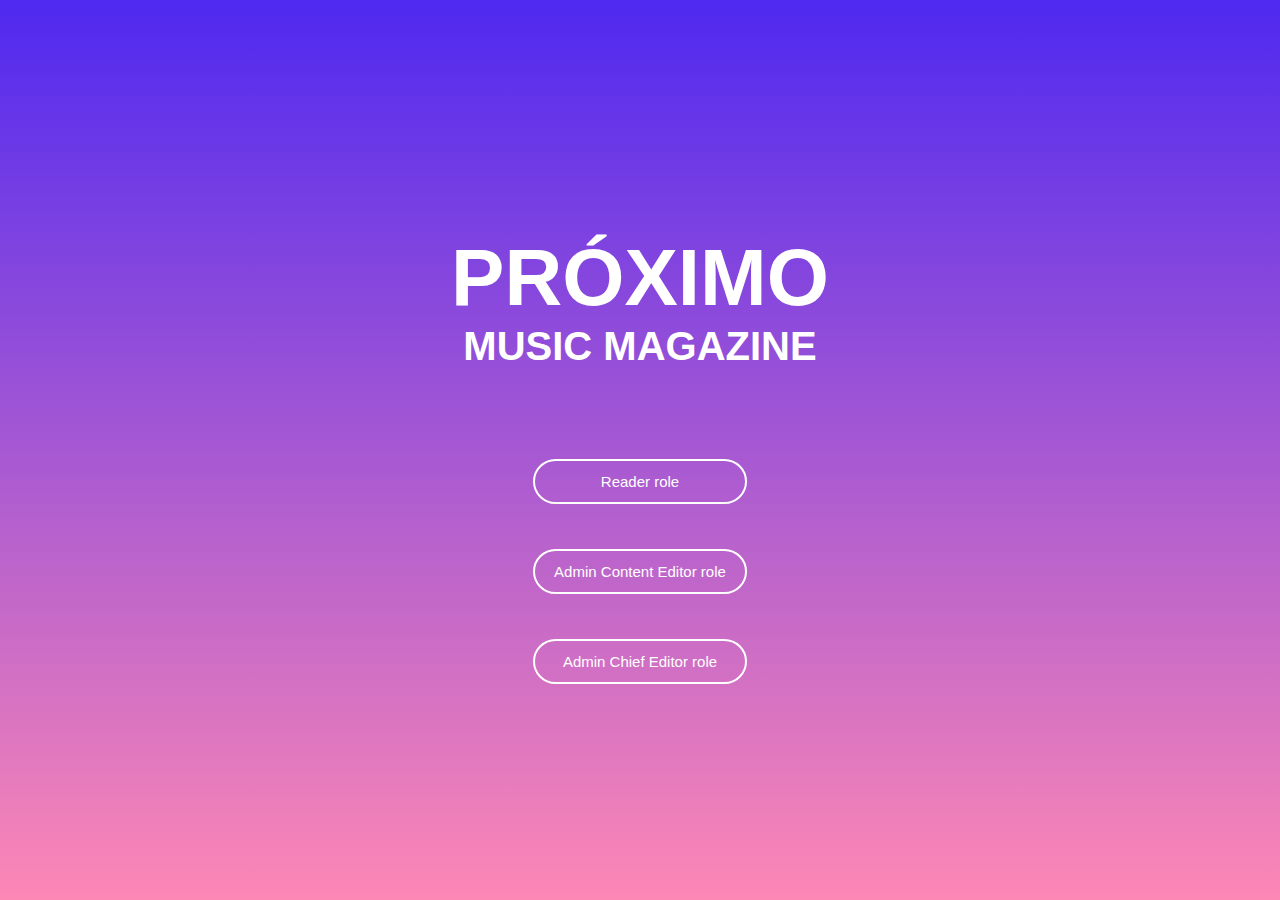
<file: index.html>
<html>
<head>
	<meta charset="utf-8">
	<meta name="viewport" content="width-device-width, initial-scale=1">
	<link href='welcomepage.css' rel='stylesheet' type='text/css'>
	<title>Vintage Lines</title>
<body>
	<div id="header">
		
		<h1><strong>P</strong>róximo<br><p>Music Magazine</p></h1>
  <div class="link-wrapper">
    <a href="landingpage.html">Reader role</a>
    <a href="login-admin.html">Admin Content Editor role</a>
    <a href="login-admin.html">Admin Chief Editor role</a>
  </div>
</body>
</head>
</html>
</file>
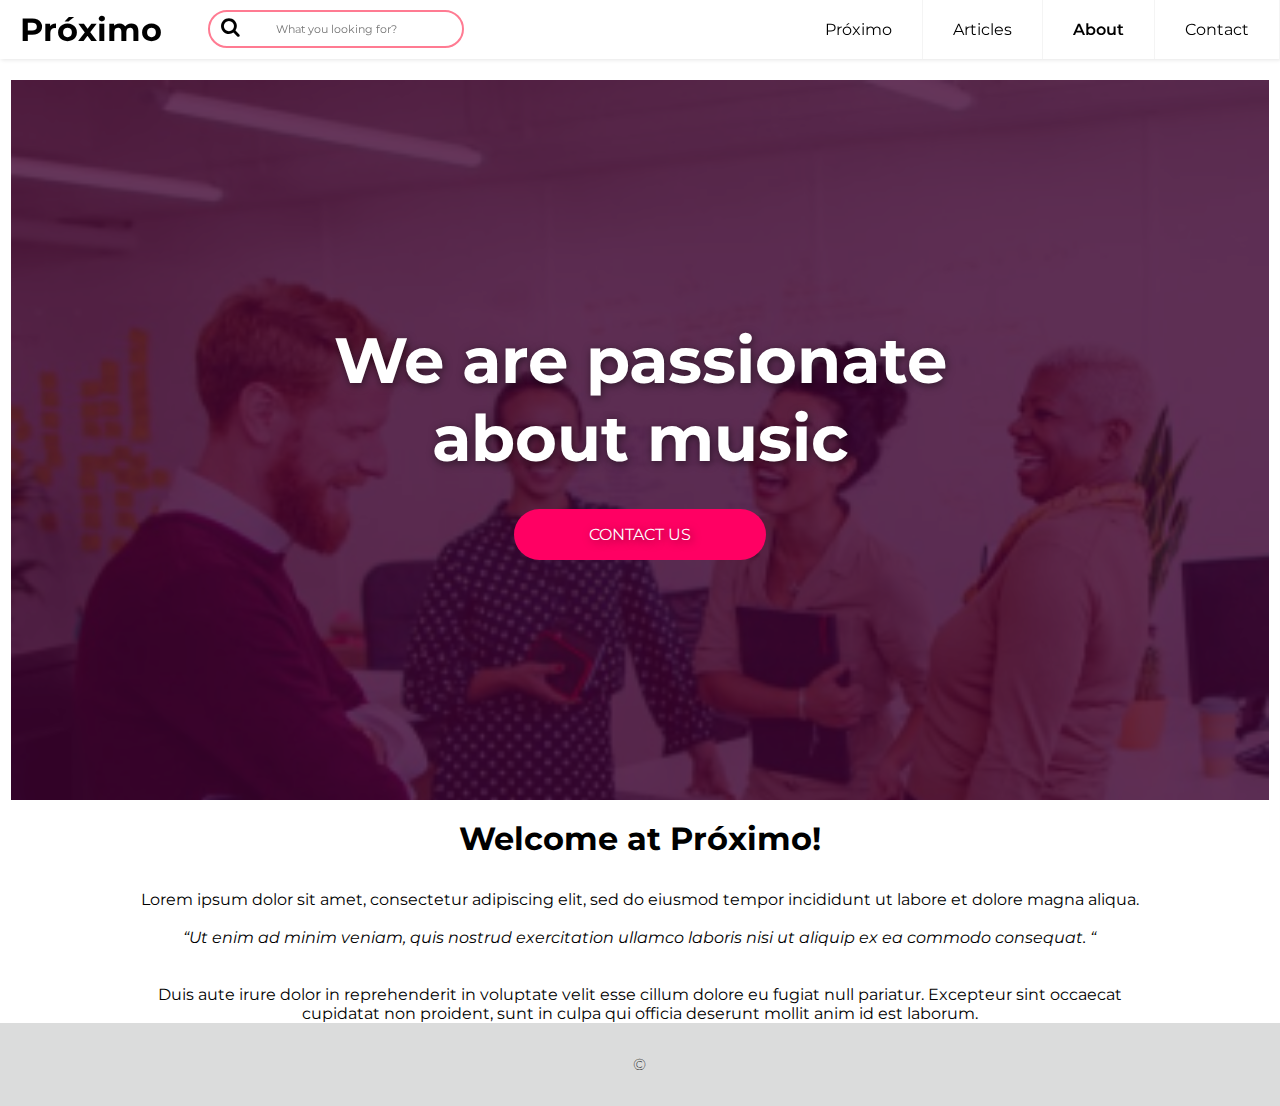
<file: about.html>
<!DOCTYPE html>
<html lang="en">
<head>
    <meta charset="UTF-8">
    <meta http-equiv="X-UA-Compatible" content="IE=edge">
    <meta name="viewport" content="width=device-width, initial-scale=1.0">
     <!-- SEARCH ICON -->
     <link rel="stylesheet" href="https://maxcdn.bootstrapcdn.com/font-awesome/4.4.0/css/font-awesome.min.css">
    <!-- CUSTOM CSS -->
    <link rel="stylesheet" href="app.css">
    <link rel="stylesheet" href="navigation.css">
    <link rel="stylesheet" href="styles.css">
    <link rel="stylesheet" href="filtering.css">
    <link rel="stylesheet" href="about.css">
    <link rel="stylesheet" href="searchbar.css">
    <link rel="stylesheet" href="searchbarplacement.css">
    <title>Próximo</title>
</head>
<body>

  <header class="header">
    <a href="landingpage.html" class="logo"><strong>próximo</strong></a>
    <input class="searchbar" type="text" placeholder="What you looking for?"> <i class=" searchButton fa fa-search"></i>
    <input class="menu-btn" type="checkbox" id="menu-btn" />
    <label class="menu-icon" for="menu-btn"><span class="navicon"></span></label>
    <ul class="menu">
      <li><a href="landingpage.html">Próximo</a></li>
      <li><a href="all-articles.html">Articles</a></li>
      <li><a class="active" href="about.html">About</a></li>
      <li><a href="contact.html">Contact</a></li>
     

    </ul>
  </header>
  <!-- splashsection  -->
      <article>
       <div class="splashwrapper">
      <div id="splashsection"></div>
      <!--  <img src="/img/the-regrettes-2017-cr-Chade-Kamenshine-billboard-1548-compressed 1.png" alt="" > -->
        <div class="text">
          <h2 class="heroh2">We are passionate about music</h2>
          <a class="btn" href="contact.html">CONTACT US</a>
          
        </div>
      </div>

      
      </article>

      <!-- search start -->
 <div id="searchbar-placement">
  <!-- Searchbar start -->
<div class="search">
<input type="text" placeholder="search" />
<div class="symbol">
<svg class="cloud">
  <use xlink:href="#cloud" />
</svg>
<svg class="lens">
  <use xlink:href="#lens" />
</svg>
</div>


<!-- SVG -->
<svg xmlns="http://www.w3.org/2000/svg" style="display: none;">
<symbol xmlns="http://www.w3.org/2000/svg" viewBox="0 0 35 35" id="cloud">
<path d="M31.714,25.543c3.335-2.17,4.27-6.612,2.084-9.922c-1.247-1.884-3.31-3.077-5.575-3.223h-0.021
C27.148,6.68,21.624,2.89,15.862,3.931c-3.308,0.597-6.134,2.715-7.618,5.708c-4.763,0.2-8.46,4.194-8.257,8.919
c0.202,4.726,4.227,8.392,8.991,8.192h4.873h13.934C27.784,26.751,30.252,26.54,31.714,25.543z" />
</symbol>
<symbol xmlns="http://www.w3.org/2000/svg" viewBox="0 0 16 16" id="lens">
<path d="M15.656,13.692l-3.257-3.229c2.087-3.079,1.261-7.252-1.845-9.321c-3.106-2.068-7.315-1.25-9.402,1.83
s-1.261,7.252,1.845,9.32c1.123,0.748,2.446,1.146,3.799,1.142c1.273-0.016,2.515-0.39,3.583-1.076l3.257,3.229
c0.531,0.541,1.404,0.553,1.95,0.025c0.009-0.008,0.018-0.017,0.026-0.025C16.112,15.059,16.131,14.242,15.656,13.692z M2.845,6.631
c0.023-2.188,1.832-3.942,4.039-3.918c2.206,0.024,3.976,1.816,3.951,4.004c-0.023,2.171-1.805,3.918-3.995,3.918
C4.622,10.623,2.833,8.831,2.845,6.631L2.845,6.631z" />
</symbol>
</svg>    
</div>
</div>

<!-- Searchbar end -->    
      
   
<!-- wrapper -->
    <main class="wrapper">
        <article>
            <br>
            <h1>Welcome at Próximo!</h1>
      <p>Lorem ipsum dolor sit amet, consectetur adipiscing elit, sed do eiusmod tempor incididunt ut labore et dolore magna aliqua.</p>
      <br>
      <cite>“Ut enim ad minim veniam, quis nostrud exercitation ullamco laboris nisi ut aliquip ex ea commodo consequat. “</cite>
      <br><br>
      <p>Duis aute irure dolor in reprehenderit in voluptate velit esse cillum dolore eu fugiat null pariatur. Excepteur sint occaecat cupidatat non proident, sunt in culpa qui officia deserunt mollit anim id est laborum. </p>
    
        </article>
       
      

       
        
    
    </main>

       
      <footer class="mainfooter">
        © 
         
        </footer>
     
    
</body>
</html>
</file>
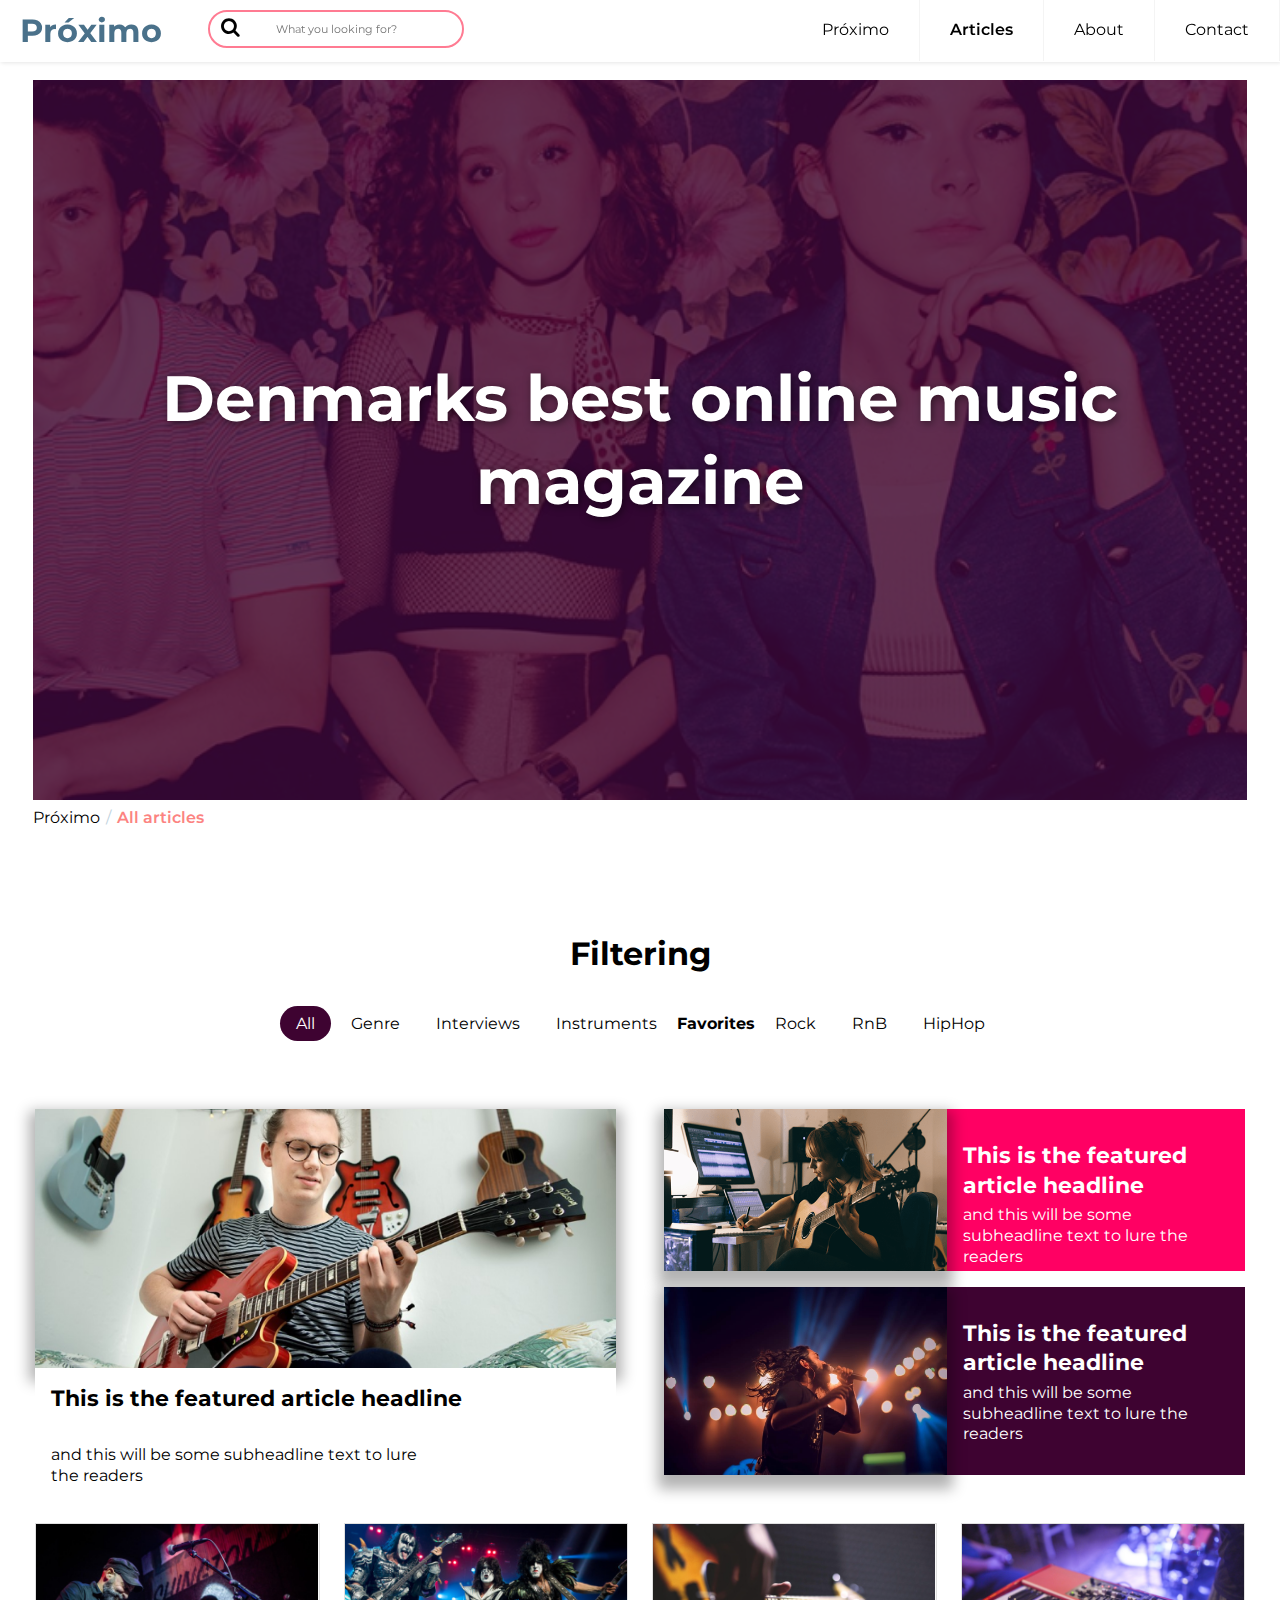
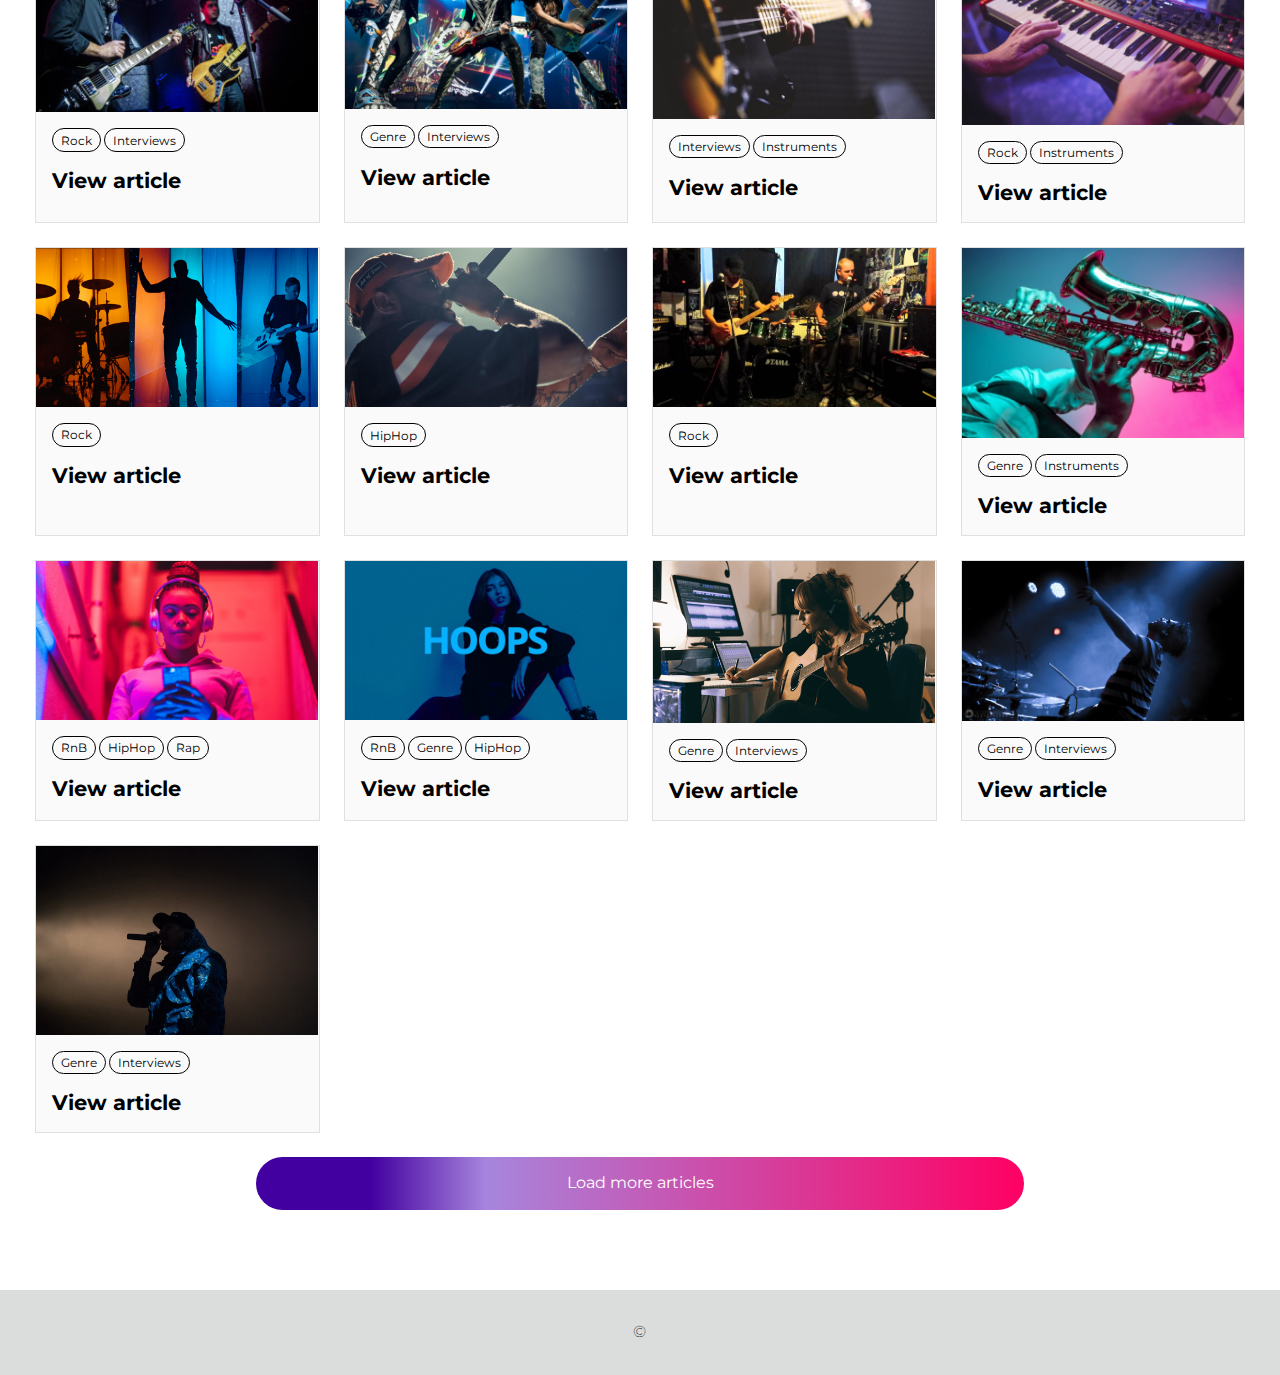
<file: all-articles.html>
<!DOCTYPE html>
<html lang="en">
<head>
    <meta charset="UTF-8">
    <meta http-equiv="X-UA-Compatible" content="IE=edge">
    <meta name="viewport" content="width=device-width, initial-scale=1.0">
    <!-- SEARCH ICON -->
    <link rel="stylesheet" href="https://maxcdn.bootstrapcdn.com/font-awesome/4.4.0/css/font-awesome.min.css">
    <!-- CUSTOM CSS -->
    <link rel="stylesheet" href="app.css">
    <link rel="stylesheet" href="navigation.css">
    <link rel="stylesheet" href="styles.css">
    <link rel="stylesheet" href="all-articles.css">
    <link rel="stylesheet" href="breadcrumbs.css">
    <link rel="stylesheet" href="filtering.css">
    <link rel="stylesheet" href="searchbar.css">
    <link rel="stylesheet" href="searchbarplacement.css">
    
    

    <title>Próximo</title>
</head>
<body>

  <header class="header">
    <a href="landingpage.html" class="logo"><strong>próximo</strong></a>
    <input class="searchbar" type="text" placeholder="What you looking for?"> <i class=" searchButton fa fa-search"></i>
    <input class="menu-btn" type="checkbox" id="menu-btn" />
    <label class="menu-icon" for="menu-btn"><span class="navicon"></span></label>
    <ul class="menu">
      <li><a href="landingpage.html">Próximo</a></li>
      <li><a class="active" href="all-articles.html">Articles</a></li>
      <li><a href="about.html">About</a></li>
      <li><a href="contact.html">Contact</a></li>
     

    </ul>
  </header>
  <!-- splashsection  -->
      <article>
       <div class="splashwrapper">
      <div id="splashsection"></div>
      <!--  <img src="/img/the-regrettes-2017-cr-Chade-Kamenshine-billboard-1548-compressed 1.png" alt="" > -->
        <div class="text">
          <h2 class="heroh2">Denmarks best online music magazine</h2>
        </div> 
      </div>
      <!-- wrapper -->
    
      <!-- wrapper -->
      <main class="wrapper">
      <div class="breadcrumbs">
        <nav class="breadcrumb-items">
            <a class="breadcrumb-item" href="landingpage.html">Próximo</a>
            <a class="breadcrumb-item active" href="all-articles.html">All articles</a>
          </nav><!-- .breadcrumb-items -->
      </div>
      </article>

      <!-- search start -->
 <div id="searchbar-placement">
  <!-- Searchbar start -->
<div class="search">
<input type="text" placeholder="search" />
<div class="symbol">
<svg class="cloud">
  <use xlink:href="#cloud" />
</svg>
<svg class="lens">
  <use xlink:href="#lens" />
</svg>
</div>


<!-- SVG -->
<svg xmlns="http://www.w3.org/2000/svg" style="display: none;">
<symbol xmlns="http://www.w3.org/2000/svg" viewBox="0 0 35 35" id="cloud">
<path d="M31.714,25.543c3.335-2.17,4.27-6.612,2.084-9.922c-1.247-1.884-3.31-3.077-5.575-3.223h-0.021
C27.148,6.68,21.624,2.89,15.862,3.931c-3.308,0.597-6.134,2.715-7.618,5.708c-4.763,0.2-8.46,4.194-8.257,8.919
c0.202,4.726,4.227,8.392,8.991,8.192h4.873h13.934C27.784,26.751,30.252,26.54,31.714,25.543z" />
</symbol>
<symbol xmlns="http://www.w3.org/2000/svg" viewBox="0 0 16 16" id="lens">
<path d="M15.656,13.692l-3.257-3.229c2.087-3.079,1.261-7.252-1.845-9.321c-3.106-2.068-7.315-1.25-9.402,1.83
s-1.261,7.252,1.845,9.32c1.123,0.748,2.446,1.146,3.799,1.142c1.273-0.016,2.515-0.39,3.583-1.076l3.257,3.229
c0.531,0.541,1.404,0.553,1.95,0.025c0.009-0.008,0.018-0.017,0.026-0.025C16.112,15.059,16.131,14.242,15.656,13.692z M2.845,6.631
c0.023-2.188,1.832-3.942,4.039-3.918c2.206,0.024,3.976,1.816,3.951,4.004c-0.023,2.171-1.805,3.918-3.995,3.918
C4.622,10.623,2.833,8.831,2.845,6.631L2.845,6.631z" />
</symbol>
</svg>    
</div>
</div>

<!-- Searchbar end -->    
      
  
     
  
        <section class="author-archive">
            <div class="container">
              <h1>Filtering</h1>
              <input type="radio" id="All" name="categories" value="All" checked>
              <input type="radio" id="Genre" name="categories" value="Genre">
              <input type="radio" id="Interviews" name="categories" value="Interviews">
              <input type="radio" id="Instruments" name="categories" value="Instruments">
              <input type="radio" id="Rock" name="categories" value="Rock">
              <input type="radio" id="RnB" name="categories" value="RnB">
              <input type="radio" id="HipHop" name="categories" value="HipHop">
          
              <ol class="filters">
                <li>
                  <label for="All">All</label>
                </li>
                <li>
                  <label for="Genre">Genre</label>
                </li>
                <li>
                  <label for="Interviews">Interviews</label>
                </li>
                <li>
                  <label for="Instruments">Instruments</label>
                </li>
                <h4>Favorites</h4>
                <li>
                  <label for="Rock">Rock</label>
                </li>
                <li>
                  <label for="RnB">RnB</label>
                </li>
                <li>
                  <label for="HipHop">HipHop</label>
                </li>
              </ol>

              <div class="content">
                  
                <div class="single-post-block flex">
                   <a href="single-article.html"> <div><img class="small-img" src="guitar.png" alt="img"></div>
                    <div class="info info-style-1 no-grid-gap">
                   
                    <h1>This is the featured 
                        article headline</h1>
                    <p>and this will be some subheadline text to lure the readers  </p></a>
                    
                    
                </div>
                </div>
                <div class="flex">
                <div class="single-post single-post-1">
                    <div><img class="small-img" src="singandsongwriter.png" alt="img"></div>
                    <div class="info info-style-2">
                   
                    <h1>This is the featured 
                        article headline</h1>
                    <p>and this will be some subheadline text to lure the readers  </p>
                    
                </div>
                </div>

                <div class="single-post single-post-2">
                    <div><img class="small-img" src="photo2.jpg" alt="img"></div>
                    <div class="info info-style-2">
                    
                    <h1>This is the featured 
                        article headline</h1>
                    <p>and this will be some subheadline text to lure the readers    </p>
                    
                </div>
                </div>
            </div>
              </div>
          
              <ol class="posts">
                <li class="post" data-category="Genre Interviews Rock">
                  <article class="filtering-article">
                    <figure>
                      <a href="single-article.html" target="_blank">
                        <img src="rockband1.jpg" alt="img">
                      </a>
                      <figcaption>
                        <ol class="post-categories">
                          <li>
                            <a href="">Rock</a>
                          </li>
                          <li>
                            <a href="">Interviews</a>
                          </li>
                        </ol>
                        <h2 class="post-title">
                          <a href="" target="_blank">View article
                          </a>
                        </h2>
                      </figcaption>
                    </figure>
                  </article>
                </li>
                <li class="post" data-category="Genre Interviews Rock">
                  <article class="filtering-article">
                    <figure>
                      <a href="single-article.html" target="_blank">
                        <img src="f89dc9fa7526554c-600x3382.png" alt="img">
                      </a>
                      <figcaption>
                        <ol class="post-categories">
                          <li>
                            <a href="">Genre</a>
                          </li>
                          <li>
                            <a href="">Interviews</a>
                          </li>
                        </ol>
                        <h2 class="post-title">
                          <a href="#" target="_blank">View article
                          </a>
                        </h2>
                      </figcaption>
                    </figure>
                  </article>
                </li>
                <li class="post" data-category="Genre Instruments">
                  <article class="filtering-article">
                    <figure>
                      <a href="single-article.html" target="_blank">
                        <img src="bass-guitars 1.png" alt="img">
                      </a>
                      <figcaption>
                        <ol class="post-categories">
                          <li>
                            <a href="">Interviews</a>
                          </li>
                          <li>
                            <a href="">Instruments</a>
                          </li>
                        </ol>
                        <h2 class="post-title">
                          <a href="#" target="_blank">View article
                          </a>
                        </h2>
                      </figcaption>
                    </figure>
                  </article>
                </li>
                <li class="post" data-category="Genre Interviews Instruments">
                  <article class="filtering-article">
                    <figure>
                      <a href="single-article.html" target="_blank">
                        <img src="GettyImages-736285899-59a26cef396e5a0011f5e55f3.png" alt="img">
                      </a>
                      <figcaption>
                        <ol class="post-categories">
                          <li>
                            <a href="">Rock</a>
                          </li>
                          <li>
                            <a href="">Instruments</a>
                          </li>
                        </ol>
                        <h2 class="post-title">
                          <a href="#" target="_blank">View article
                          </a>
                        </h2>
                      </figcaption>
                    </figure>
                  </article>
                </li>
                <li class="post" data-category="Genre Rock Interviews">
                  <article class="filtering-article">
                    <figure>
                      <a href="single-article.html" target="_blank">
                        <img src="rockband3.jpg" alt="img">
                      </a>
                      <figcaption>
                        <ol class="post-categories">
                          <li>
                            <a href="">Rock</a>
                          </li>
                        </ol>
                        <h2 class="post-title">
                          <a href="#" target="_blank">View article
                          </a>
                        </h2>
                      </figcaption>
                    </figure>
                  </article>
                </li>
                <li class="post" data-category="HipHop Interviews">
                  <article class="filtering-article">
                    <figure>
                      <a href="single-article.html" target="_blank">
                        <img src="rapper.jpg" alt="img">
                      </a>
                      <figcaption>
                        <ol class="post-categories">
                          <li>
                            <a href="">HipHop</a>
                          </li>
                        </ol>
                        <h2 class="post-title">
                          <a href="" target="_blank">View article</a>
                        </h2>
                      </figcaption>
                    </figure>
                  </article>
                </li>
                <li class="post" data-category="Genre Interviews Rock">
                  <article class="filtering-article">
                    <figure>
                      <a href="single-article.html" target="_blank">
                        <img src="rockband2.jpg" alt="img">       
                      </a>
                      <figcaption>
                        <ol class="post-categories">
                          <li>
                            <a href="">Rock</a>
                          </li>
                        </ol>
                        <h2 class="post-title">
                          <a href="" target="_blank">View article
                          </a>
                        </h2>
                      </figcaption>
                    </figure>
                  </article>
                </li>
                <li class="post" data-category="Genre Instruments">
                  <article class="filtering-article">
                    <figure>
                      <a href="single-article.html" target="_blank">
                        <img src="119324779-african-american-handsome-jazz-musician-playing-the-saxophone-in-the-studio-on-a-neon-background-mus1.png" alt="img">
                      </a>
                      <figcaption>
                        <ol class="post-categories">
                          <li>
                            <a href="">Genre</a>
                          </li>
                          <li>
                            <a href="">Instruments</a>
                          </li>
                        </ol>
                        <h2 class="post-title">
                          <a href="" target="_blank">View article
                          </a>
                        </h2>
                      </figcaption>
                    </figure>
                  </article>
                </li>
                <li class="post" data-category="RnB Genre Interviews HipHop">
                  <article class="filtering-article">
                    <figure>
                      <a href="single-article.html" target="_blank">
                        <img src="photo1.jpg" alt="img">
                      </a>
                      <figcaption>
                        <ol class="post-categories">
                          <li>
                            <a href="">RnB</a>
                          </li>
                          <li>
                            <a href="">HipHop</a>
                          </li>
                          <li>
                            <a href="">Rap</a>
                          </li>
                        </ol>
                        <h2 class="post-title">
                          <a href="" target="_blank">View article
                          </a>
                        </h2>
                      </figcaption>
                    </figure>
                  </article>
                </li>
                <li class="post" data-category="RnB Genre Interviews HipHop">
                  <article class="filtering-article">
                    <figure>
                      <a href="single-article.html" target="_blank">
                        <img src="maxresdefault.jpg" alt="img">
                      </a>
                      <figcaption>
                        <ol class="post-categories">
                          <li>
                            <a href="">RnB</a>
                          </li>
                          <li>
                            <a href="">Genre</a>
                          </li>
                          <li>
                            <a href="">HipHop</a>
                          </li>
                        </ol>
                        <h2 class="post-title">
                          <a href="" target="_blank">View article
                          </a>
                        </h2>
                      </figcaption>
                    </figure>
                  </article>
                </li>
                <li class="post" data-category="Genre Interviews">
                  <article class="filtering-article">
                    <figure>
                      <a href="single-article.html" target="_blank">
                        <img src="singandsongwriter.png" alt="img">
                      </a>
                      <figcaption>
                        <ol class="post-categories">
                          <li>
                            <a href="">Genre</a>
                          </li>
                          <li>
                            <a href="">Interviews</a>
                          </li>
                        </ol>
                        <h2 class="post-title">
                          <a href="" target="_blank">View article
                        </h2>
                      </figcaption>
                    </figure>
                  </article>
                </li>
                <li class="post" data-category="Genre Instruments">
                  <article class="filtering-article">
                    <figure>
                      <a href="single-article.html" target="_blank">
                        <img src="drummer.jpg" alt="img">
                      </a>
                      <figcaption>
                        <ol class="post-categories">
                          <li>
                            <a href="">Genre</a>
                          </li>
                          <li>
                            <a href="">Interviews</a>
                          </li>
                        </ol>
                        <h2 class="post-title">
                          <a href="" target="_blank">View article
                          </a>
                        </h2>
                      </figcaption>
                    </figure>
                  </article>
                </li>
                <li class="post" data-category="Genre HipHop Interviews">
                    <article class="filtering-article">
                      <figure>
                        <a href="single-article.html" target="_blank">
                          <img src="1_iP69i3VmhBIoIfeT72-XEg.jpeg" alt="img">
                        </a>
                        <figcaption>
                          <ol class="post-categories">
                            <li>
                              <a href="">Genre</a>
                            </li>
                            <li>
                              <a href="">Interviews</a>
                            </li>
                          </ol>
                          <h2 class="post-title">
                            <a href="" target="_blank">View article
                            </a>
                          </h2>
                        </figcaption>
                      </figure>
                    </article>
                  </li>
              </ol>
            </div>
          </section>

          <div clas="container">
            <div class="grid-row">
              <a href="" class="btn load-btn btn-gradient">Load more articles</a>
            </div>
          </div>
         






             
   
      
      

       
        
    
    </main>

       
      <footer class="mainfooter">
        © 
         
        </footer>
     
    
</body>
</html>
</file>
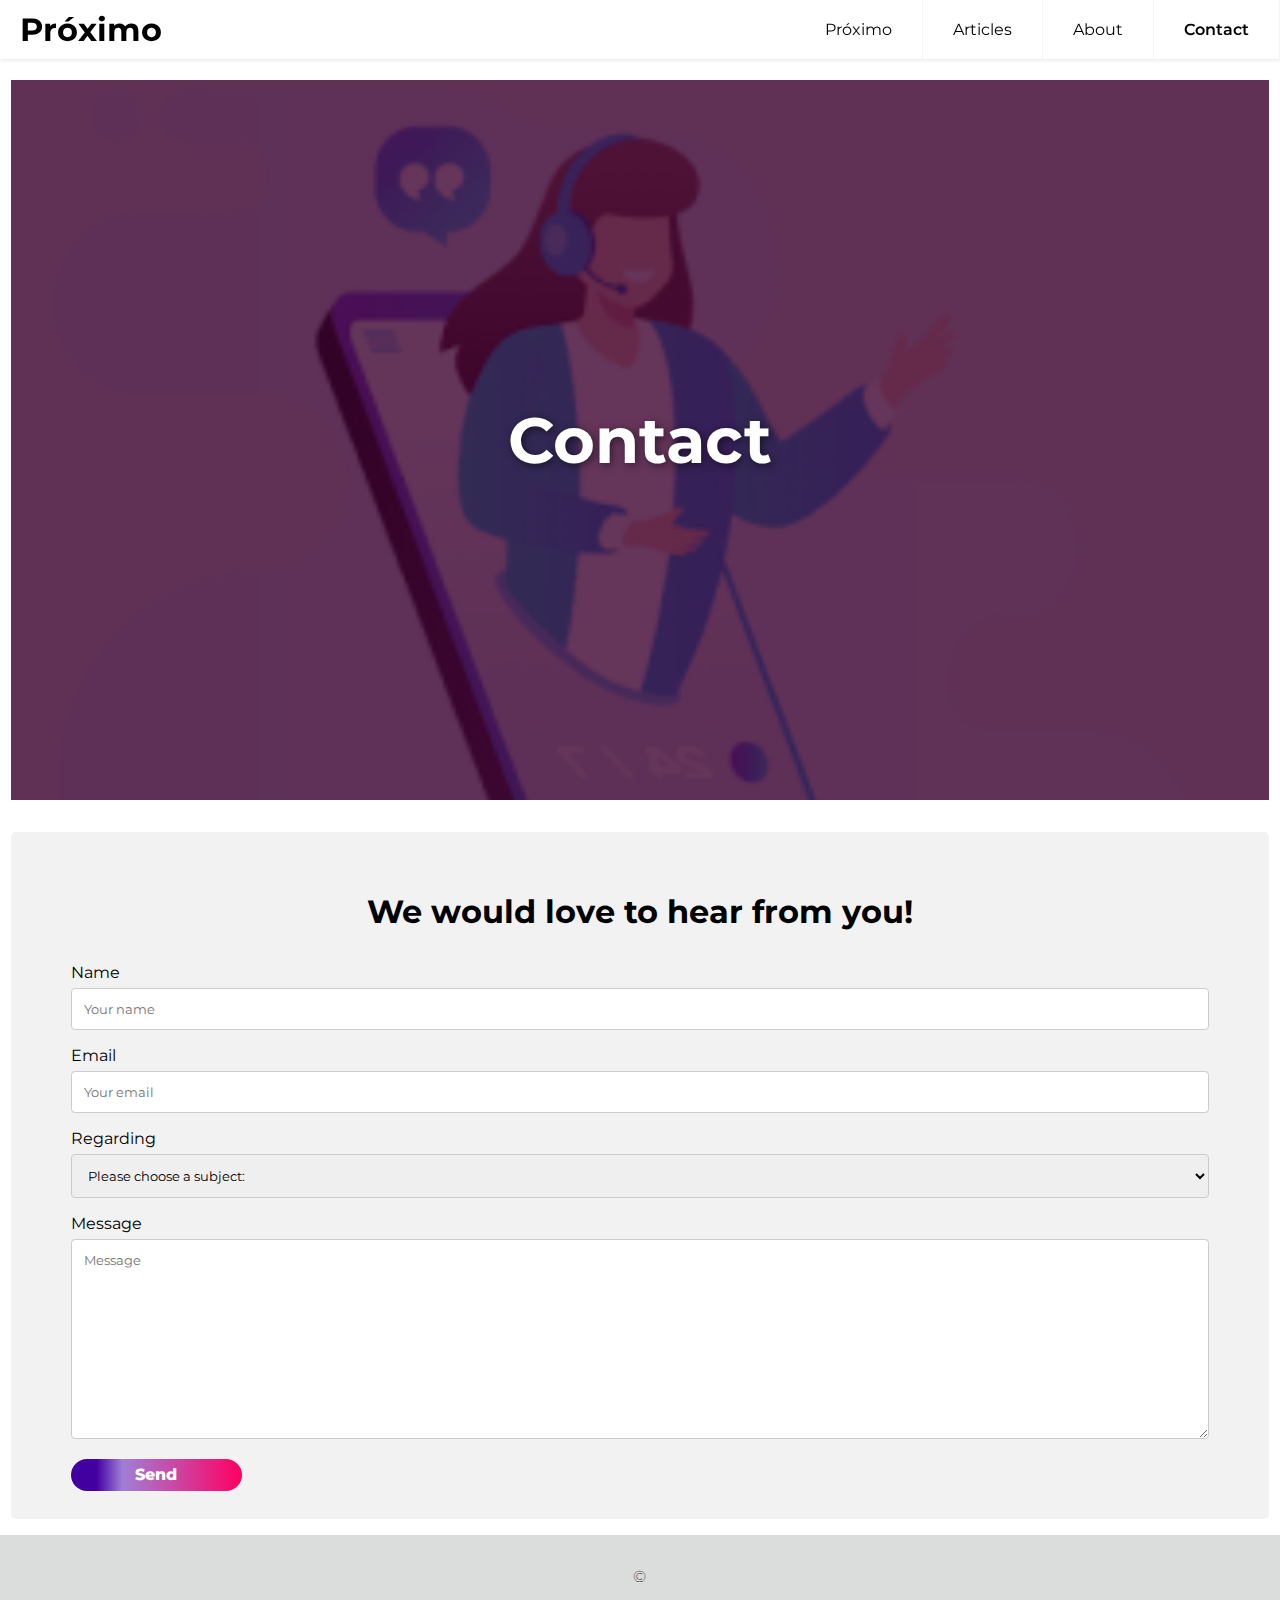
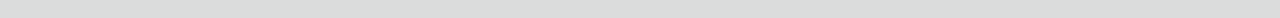
<file: contact.html>
<!DOCTYPE html>
<html lang="en">
<head>
    <meta charset="UTF-8">
    <meta http-equiv="X-UA-Compatible" content="IE=edge">
    <meta name="viewport" content="width=device-width, initial-scale=1.0">
      <!-- SEARCH ICON -->
      <link rel="stylesheet" href="https://maxcdn.bootstrapcdn.com/font-awesome/4.4.0/css/font-awesome.min.css">
    <!-- CUSTOM CSS -->
    <link rel="stylesheet" href="app.css">
    <link rel="stylesheet" href="navigation.css">
    <link rel="stylesheet" href="styles.css">
    <link rel="stylesheet" href="filtering.css">
    <link rel="stylesheet" href="contact.css">
    <link rel="stylesheet" href="searchbar.css">
    <link rel="stylesheet" href="searchbarplacement.css">

    <title>Próximo</title>
</head>
<body>
  <header class="header">
    <a href="landingpage.html" class="logo"><strong>próximo</strong></a>
    <input class="menu-btn" type="checkbox" id="menu-btn" />
    <label class="menu-icon" for="menu-btn"><span class="navicon"></span></label>
    <ul class="menu">
      <li><a href="landingpage.html">Próximo</a></li>
      <li><a href="all-articles.html">Articles</a></li>
      <li><a href="about.html">About</a></li>
      <li><a class="active" href="contact.html">Contact</a></li>
     

    </ul>
  </header>
  <!-- splashsection  -->
      <article>
       <div class="splashwrapper">
      <div id="splashsection"></div>
      <!--  <img src="/img/the-regrettes-2017-cr-Chade-Kamenshine-billboard-1548-compressed 1.png" alt="" > -->
        <div class="text">
          <h2 class="heroh2">Contact</h2>
          
        </div>
       
      </div>
      </article>

      <!-- search start -->
 <div id="searchbar-placement">
  <!-- Searchbar start -->
<div class="search">
<input type="text" placeholder="search" />
<div class="symbol">
<svg class="cloud">
  <use xlink:href="#cloud" />
</svg>
<svg class="lens">
  <use xlink:href="#lens" />
</svg>
</div>


<!-- SVG -->
<svg xmlns="http://www.w3.org/2000/svg" style="display: none;">
<symbol xmlns="http://www.w3.org/2000/svg" viewBox="0 0 35 35" id="cloud">
<path d="M31.714,25.543c3.335-2.17,4.27-6.612,2.084-9.922c-1.247-1.884-3.31-3.077-5.575-3.223h-0.021
C27.148,6.68,21.624,2.89,15.862,3.931c-3.308,0.597-6.134,2.715-7.618,5.708c-4.763,0.2-8.46,4.194-8.257,8.919
c0.202,4.726,4.227,8.392,8.991,8.192h4.873h13.934C27.784,26.751,30.252,26.54,31.714,25.543z" />
</symbol>
<symbol xmlns="http://www.w3.org/2000/svg" viewBox="0 0 16 16" id="lens">
<path d="M15.656,13.692l-3.257-3.229c2.087-3.079,1.261-7.252-1.845-9.321c-3.106-2.068-7.315-1.25-9.402,1.83
s-1.261,7.252,1.845,9.32c1.123,0.748,2.446,1.146,3.799,1.142c1.273-0.016,2.515-0.39,3.583-1.076l3.257,3.229
c0.531,0.541,1.404,0.553,1.95,0.025c0.009-0.008,0.018-0.017,0.026-0.025C16.112,15.059,16.131,14.242,15.656,13.692z M2.845,6.631
c0.023-2.188,1.832-3.942,4.039-3.918c2.206,0.024,3.976,1.816,3.951,4.004c-0.023,2.171-1.805,3.918-3.995,3.918
C4.622,10.623,2.833,8.831,2.845,6.631L2.845,6.631z" />
</symbol>
</svg>    
</div>
</div>

<!-- Searchbar end -->    
      
   
<!-- wrapper -->
    <main class="wrapper">
        <article>
            <div class="container">

              <h1>We would love to hear from you!</h1>
                <form action="/action_page.php">
                  <label for="fname">Name</label>
                  <input type="text" id="fname" name="name" placeholder="Your name">
              
                  <label for="lname">Email</label>
                  <input type="email" id="email" name="email" placeholder="Your email">
              
                  <label for="options">Regarding</label>
                  <select id="options" name="options">
                    <option value="problem">Please choose a subject:</option>
                    <option value="problem">Problem</option>
                    <option value="request">Request</option>
                    <option value="other">Other</option>
                  </select>
              
                  <label for="subject">Message</label>
                  <textarea id="subject" name="subject" placeholder="Message" style="height:200px"></textarea>
              
               <a class="btn" href="thankyoucontact.html"> Send</a>
                </form>
              </div>
        </article>
      
   
      
      

       
        
    
    </main>

       
      <footer class="mainfooter">
        © 
         
        </footer>
     
    
</body>
</html>
</file>
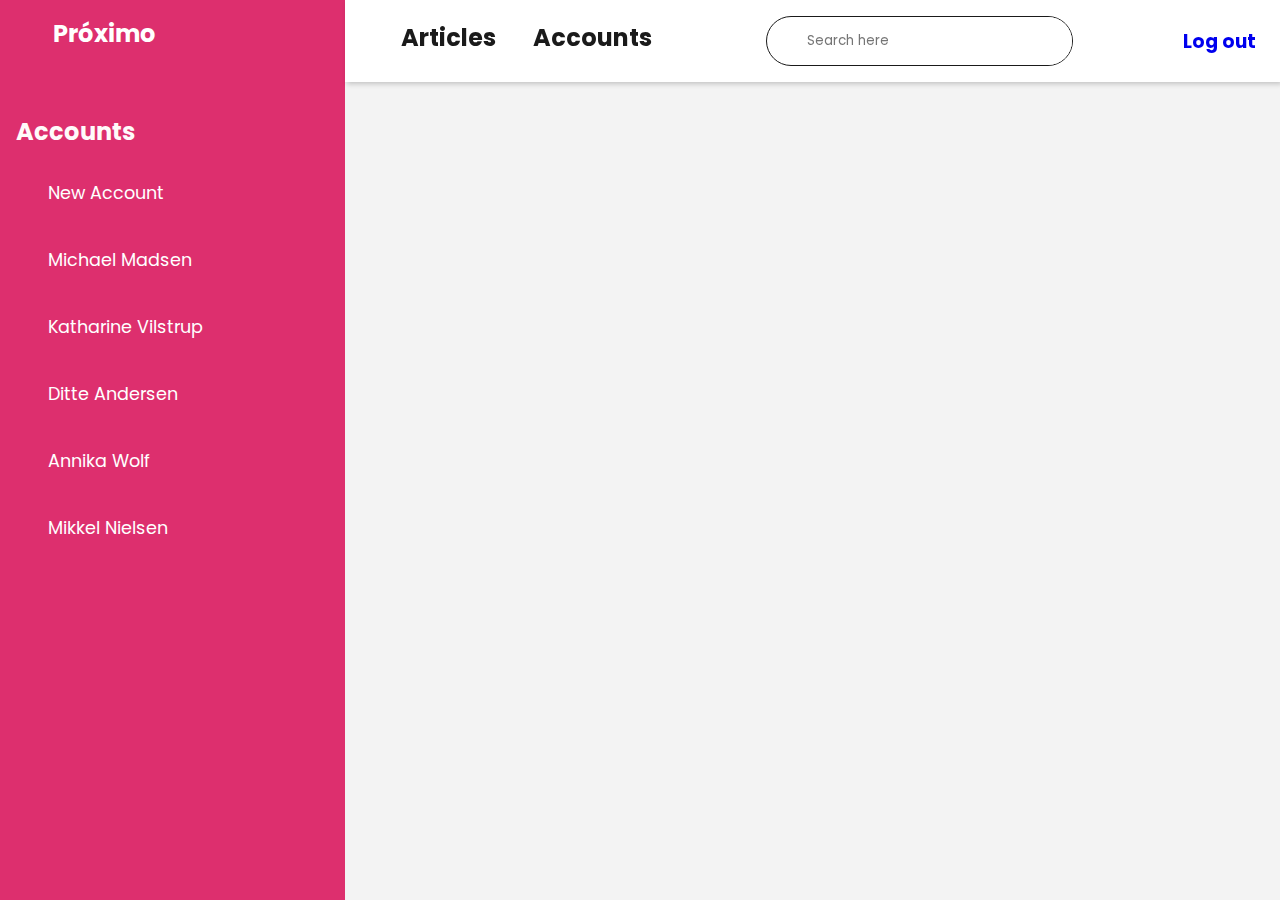
<file: editor-accounts.html>
<!DOCTYPE html>
<html lang="en">
<head>
   <!--this is liat-->
   <!--this is viki--> 
    <meta charset="UTF-8">
    <meta http-equiv="X-UA-Compatible" content="IE=edge">
    <meta name="viewport" content="width=device-width, initial-scale=1.0">
    <link rel="stylesheet" href="https://maxst.icons8.com/vue-static/landings/line-awesome/line-awesome/1.3.0/css/line-awesome.min.css">
    <link rel="stylesheet" href="admin.css">
 
    <title>Próximo Writer</title>
</head>
<body>

    <input type="checkbox" id="nav-toggle">
    <div class="sidebar">
        <div class="sidebar-brand">
            <a href="landingpage.html"><h2>
                <span class="lab la-itunes-note"></span>
                <span>Próximo</span>
            </h2></a> 
        </div>
        <div class="sidebar-menu">
            <ul>
                <li>
                    <h2>Accounts</h2>
                </li>
                <li>
                    <a href="#newarticle" ><span class="las la-plus"></span>
                        <span>New Account</span></a>
                </li>
                <li>
                    <a href="#article1" class="active"><span class="las la-edit"></span>
                        <span>Michael Madsen</span></a>
                </li>
                <li>
                    <a href="#article2"><span class="las la-edit"></span>
                        <span>Katharine Vilstrup</span></a>
                </li>
                <li>
                    <a href="#article3"><span class="las la-edit"></span>
                        <span>Ditte Andersen</span></a>
                </li>
                <li>
                    <a href="#article5"><span class="las la-edit"></span>
                        <span>Annika Wolf</span></a>
                </li>
                <li>
                    <a href="#article6"><span class="las la-edit"></span>
                        <span>Mikkel Nielsen</span></a>
                </li>
            </ul>
        </div>
    </div>

    <div class="main-content">
        <header>
            <h2>
                <label for="nav-toggle">
                    <span class="las la-bars"></span>
                </label>
                <a href="editor-articles.html"> Articles</a>
                <a href="editor-accounts.html"> Accounts</a>
            </h2>

            <div class="search-wrapper">
                <span class="las la-search"></span>
                <input type="search" placeholder="Search here"/>
            </div>

            <!-- <div class="user-wrapper">
                <img src="img/Michael_Madsen.jpg"  width="40px" height="40xp" alt="">
                <div>
                    <h4>Michael Madsen</h4>
                    <small>Writer</small>
                </div>
            </div> -->
            <div class="logout-wrapper">
                <a href="login-admin.html">
                    <h3>
                    <span class="las la-door-open"></span>
                    Log out
                </h3></a>
            </div>
        </header>

        <main>
            <article class="article" id="newarticle">
                <button class="save">Save</button>
                <div class="cards">
                    <div class="card-single">
                        <div>
                            <input type="text" placeholder="First name">
                        </div>
                    </div>
                    <div class="card-single">
                        <div>
                            <input type="text" placeholder="Last name">
                        </div>
                    </div>
                    <div class="card-single">
                        <div>
                            <input type="tel" placeholder="+45 11 22 33 44">
                        </div>
                    </div>
                    <select class="card-single" id="roles" name="roles">
                            <option value="choose">Choose a role</option>
                            <option value="writer">Writer</option>
                            <option value="reader">Reader</option>
                            <option value="chief-editor">Chief Editor</option>
                            <option value="external">External</option>
                    </select>
        
                </div>
            </article>
            <article class="article" id="article1">
                <button class="save">Save</button>
                <div class="cards">
                    <div class="card-single">
                        <div>
                            <input type="text" placeholder="Michael">
                        </div>
                    </div>
                    <div class="card-single">
                        <div>
                            <input type="text" placeholder="Madsen">
                        </div>
                    </div>
                    <div class="card-single">
                        <div>
                            <input type="tel" placeholder="+45 11 22 33 44">
                        </div>
                    </div>
                    <select class="card-single" id="roles" name="roles">
                            <option value="choose">Writer</option>
                            <option value="writer">Choose a role</option>
                            <option value="reader">Reader</option>
                            <option value="chief-editor">Chief Editor</option>
                            <option value="external">External</option>
                    </select>
        
                </div>
                <button class="delete">Delete</button>
            </article>
            <article class="article" id="article2">
                <button class="save">Save</button>
                <div class="cards">
                    <div class="card-single">
                        <div>
                            <input type="text" placeholder="Kathrine">
                        </div>
                    </div>
                    <div class="card-single">
                        <div>
                            <input type="text" placeholder="Vilstrup">
                        </div>
                    </div>
                    <div class="card-single">
                        <div>
                            <input type="tel" placeholder="+45 11 22 33 44">
                        </div>
                    </div>
                    <select class="card-single" id="roles" name="roles">
                            <option value="choose">Writer</option>
                            <option value="writer">Choose a role</option>
                            <option value="reader">Reader</option>
                            <option value="chief-editor">Chief Editor</option>
                            <option value="external">External</option>
                    </select>
                </div>
                <button class="delete">Delete</button>
            </article>
            <article class="article" id="article3">
                <button class="save">Save</button>
                <div class="cards">
                    <div class="card-single">
                        <div>
                            <input type="text" placeholder="Ditte">
                        </div>
                    </div>
                    <div class="card-single">
                        <div>
                            <input type="text" placeholder="Andersen">
                        </div>
                    </div>
                    <div class="card-single">
                        <div>
                            <input type="tel" placeholder="+45 11 22 33 44">
                        </div>
                    </div>
                    <select class="card-single" id="roles" name="roles">
                            <option value="choose">Writer</option>
                            <option value="writer">Choose a role</option>
                            <option value="reader">Reader</option>
                            <option value="chief-editor">Chief Editor</option>
                            <option value="external">External</option>
                    </select>
                </div>
                <button class="delete">Delete</button>
            </article>
            <article class="article" id="article4">
                <button class="save">Save</button>
                <div class="cards">
                    <div class="card-single">
                        <div>
                            <input type="text" placeholder="Ditte">
                        </div>
                    </div>
                    <div class="card-single">
                        <div>
                            <input type="text" placeholder="Andersen">
                        </div>
                    </div>
                    <div class="card-single">
                        <div>
                            <input type="tel" placeholder="+45 11 22 33 44">
                        </div>
                    </div>
                    <select class="card-single" id="roles" name="roles">
                            <option value="choose">Writer</option>
                            <option value="writer">Choose a role</option>
                            <option value="reader">Reader</option>
                            <option value="chief-editor">Chief Editor</option>
                            <option value="external">External</option>
                    </select>
                </div>
                <button class="delete">Delete</button>
            </article>
            <article class="article" id="article5">
                <button class="save">Save</button>
                <div class="cards">
                    <div class="card-single">
                        <div>
                            <input type="text" placeholder="Annika">
                        </div>
                    </div>
                    <div class="card-single">
                        <div>
                            <input type="text" placeholder="Wolf">
                        </div>
                    </div>
                    <div class="card-single">
                        <div>
                            <input type="tel" placeholder="+45 11 22 33 44">
                        </div>
                    </div>
                    <select class="card-single" id="roles" name="roles">
                            <option value="choose">External</option>
                            <option value="writer">Choose a role</option>
                            <option value="reader">Reader</option>
                            <option value="chief-editor">Chief Editor</option>
                            <option value="external">Writer</option>
                    </select>
                </div>
                <button class="delete">Delete</button>
            </article>
            <article class="article" id="article6">
                <button class="save">Save</button>
                <div class="cards">
                    <div class="card-single">
                        <div>
                            <input type="text" placeholder="Mikkel">
                        </div>
                    </div>
                    <div class="card-single">
                        <div>
                            <input type="text" placeholder="Nielsen">
                        </div>
                    </div>
                    <div class="card-single">
                        <div>
                            <input type="tel" placeholder="+45 11 22 33 44">
                        </div>
                    </div>
                    <select class="card-single" id="roles" name="roles">
                            <option value="choose">Reader</option>
                            <option value="writer">Choose a role</option>
                            <option value="reader">External</option>
                            <option value="chief-editor">Chief Editor</option>
                            <option value="external">Writer</option>
                    </select>
                </div>
                <button class="delete">Delete</button>
            </article>
        </main>


</body>
</html>
</file>
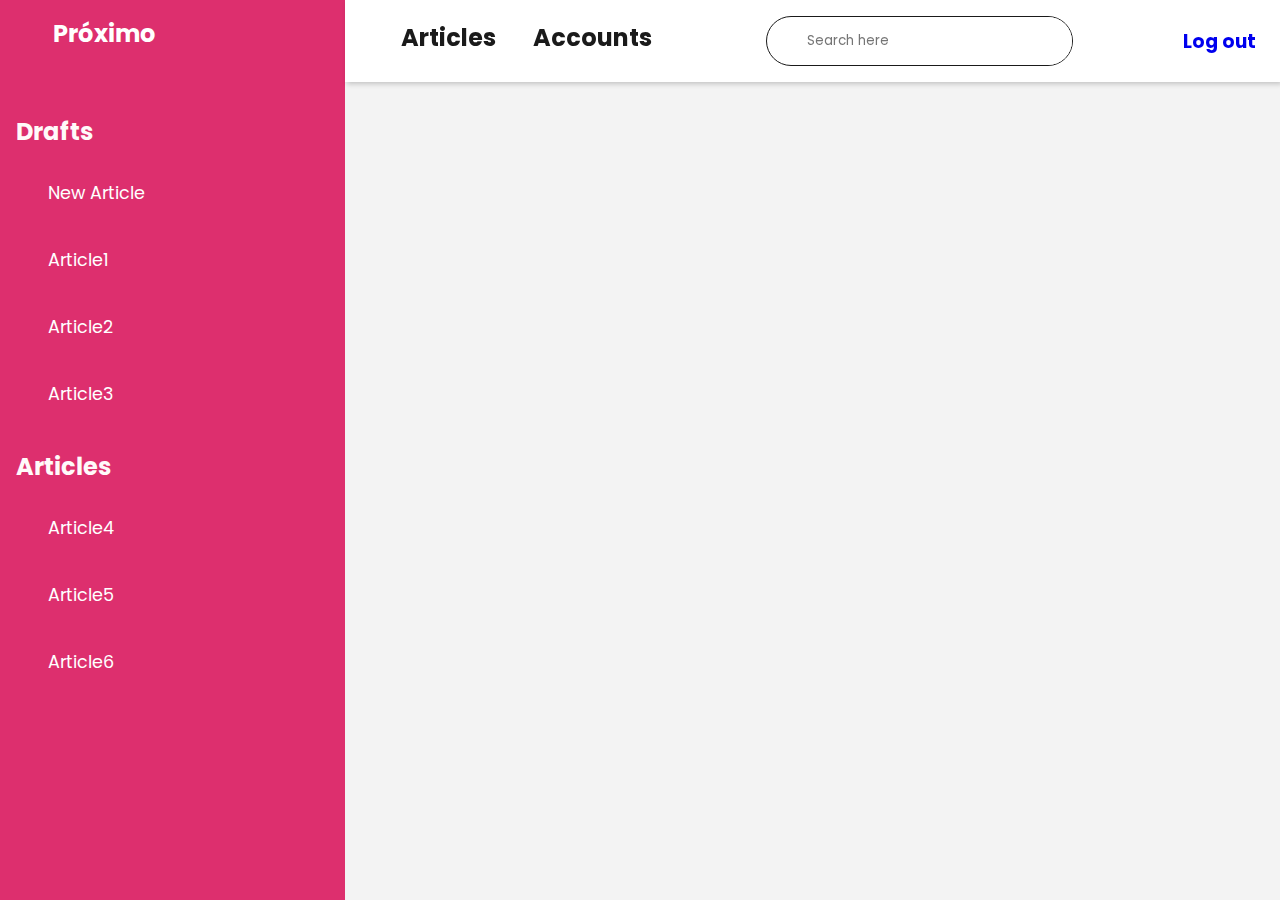
<file: editor-articles.html>
<!DOCTYPE html>
<html lang="en">
<head>
   <!--this is liat-->
   <!--this is viki--> 
    <meta charset="UTF-8">
    <meta http-equiv="X-UA-Compatible" content="IE=edge">
    <meta name="viewport" content="width=device-width, initial-scale=1.0">
    <link rel="stylesheet" href="https://maxst.icons8.com/vue-static/landings/line-awesome/line-awesome/1.3.0/css/line-awesome.min.css">
    <link rel="stylesheet" href="admin.css">
 
    <title>Próximo Writer</title>
</head>
<body>

    <input type="checkbox" id="nav-toggle">
    <div class="sidebar">
        <div class="sidebar-brand">
            <a href="landingpage.html"><h2>
                <span class="lab la-itunes-note"></span>
                <span>Próximo</span>
            </h2></a> 
        </div>
        <div class="sidebar-menu">
            <ul>
                <li>
                    <h2>Drafts</h2>
                </li>
                <li>
                    <a href="#newarticle" ><span class="las la-plus"></span>
                        <span>New Article</span></a>
                </li>
                <li>
                    <a href="#article1" class="active"><span class="las la-bell"></span>
                        <span>Article1</span></a>
                </li>
                <li>
                    <a href="#article2"><span class="las la-edit"></span>
                        <span>Article2</span></a>
                </li>
                <li>
                    <a href="#article3"><span class="las la-edit"></span>
                        <span>Article3</span></a>
                </li>
        
                <li>
                    <h2>Articles</h2>
                </li>
                <li>
                    <a href="#article4"><span class="las la-edit"></span>
                        <span>Article4</span></a>
                </li>
                <li>
                    <a href="#article5"><span class="las la-edit"></span>
                        <span>Article5</span></a>
                </li>
                <li>
                    <a href="#article6"><span class="las la-edit"></span>
                        <span>Article6</span></a>
                </li>
            </ul>
        </div>
    </div>

    <div class="main-content">
        <header>
            <h2>
                <label for="nav-toggle">
                    <span class="las la-bars"></span>
                </label>
                <a href="editor-articles.html"> Articles</a>
                <a href="editor-accounts.html"> Accounts</a>
            </h2>

            <div class="search-wrapper">
                <span class="las la-search"></span>
                <input type="search" placeholder="Search here"/>
            </div>

            <!-- <div class="user-wrapper">
                <img src="img/Michael_Madsen.jpg"  width="40px" height="40xp" alt="">
                <div>
                    <h4>Michael Madsen</h4>
                    <small>Writer</small>
                </div>
            </div> -->
            <div class="logout-wrapper">
                <a href="login-admin.html">
                    <h3>
                    <span class="las la-door-open"></span>
                    Log out
                </h3></a>
            </div>
        </header>

        <main>
            <article class="article" id="newarticle">
                <button>Publish</button>
            <div class="cards">
                <div class="card-single">
                    <div>
                        <input type="text" placeholder="This is the title of an article">
                    </div>
                </div>
                <div class="card-single">
                    <div>
                        <textarea name="" id="" cols="30" rows="10" placeholder="This is the content of an article"></textarea>
                    </div>
                </div>
            </div>
            <div class="cards-double-column">
                <div class="card-single">
                    <div class="input">
                        <input type="file" placeholder="Image">
                        <h2>Image<span class="las la-upload"></span></h2>  
                    </div>
                </div>
                <div class="card-single">
                    <div class="input"> 
                        <input type="file" placeholder="Video">
                        <h2>Video<span class="las la-upload"></span></h2>  
                    </div>
                </div>
                <div class="card-single">
                    <div class="input">
                        <input type="file" placeholder="mp3" name="mp3">
                        <h2>mp3<span class="las la-upload"></span></h2>  
                    </div>
                </div>
            </div>
            <div class="button-box-bottom">
                <button id="delete">Return</button>
                <button class="save">Save</button>
            </div>
            </article>
            <article class="article" id="article1">
                <button>Publish</button>
            <div class="cards">
                <div class="card-single">
                    <div>
                        <input type="text" placeholder="This is the title of an article" value="Article 1">
                    </div>
                </div>
                <div class="card-single">
                    <div>
                        <textarea name="" id="" cols="30" rows="10" placeholder="This is the content of an article">Lorem ipsum dolor sit amet, consectetur adipiscing elit. Nunc scelerisque pharetra est, at scelerisque urna interdum ut. Integer id purus sit amet turpis ornare rhoncus. Fusce purus ligula, congue volutpat ultricies vitae, pellentesque nec ex. Nulla eget libero in enim condimentum consequat vulputate sit amet arcu. Maecenas id iaculis magna. Quisque aliquet accumsan molestie. Nunc et libero eget enim consectetur commodo in et metus. Nullam ultrices metus ut lectus consequat, vel semper felis luctus. Nulla pretium rutrum erat, non ultrices sem ultricies nec. Donec interdum, quam eu volutpat rhoncus, risus nisl maximus ipsum, id aliquam leo risus at neque.</textarea>
                    </div>
                </div>
            </div>
            <div class="cards-double-column">
                <div class="card-single">
                    <div class="input">
                        <input type="file" placeholder="Image">
                        <h2>Image<span class="las la-upload"></span></h2>  
                    </div>
                </div>
                <div class="card-single">
                    <div class="input"> 
                        <input type="file" placeholder="Video">
                        <h2>Video<span class="las la-upload"></span></h2>  
                    </div>
                </div>
                <div class="card-single">
                    <div class="input">
                        <input type="file" placeholder="mp3" name="mp3">
                        <h2>mp3<span class="las la-upload"></span></h2>  
                    </div>
                </div>
            </div>
            <div class="button-box-bottom">
                <button id="delete">Return</button>
                <button class="save">Save</button>
            </div>
            </article>
            <article class="article" id="article2">
                <button>Publish</button>
            <div class="cards">
                <div class="card-single">
                    <div>
                        <input type="text" placeholder="This is the title of an article" value="Article 2">
                    </div>
                </div>
                <div class="card-single">
                    <div>
                        <textarea name="" id="" cols="30" rows="10" placeholder="This is the content of an article">Lorem ipsum dolor sit amet, consectetur adipiscing elit. Nunc scelerisque pharetra est, at scelerisque urna interdum ut. Integer id purus sit amet turpis ornare rhoncus. Fusce purus ligula, congue volutpat ultricies vitae, pellentesque nec ex. Nulla eget libero in enim condimentum consequat vulputate sit amet arcu. Maecenas id iaculis magna. Quisque aliquet accumsan molestie. Nunc et libero eget enim consectetur commodo in et metus. Nullam ultrices metus ut lectus consequat, vel semper felis luctus. Nulla pretium rutrum erat, non ultrices sem ultricies nec. Donec interdum, quam eu volutpat rhoncus, risus nisl maximus ipsum, id aliquam leo risus at neque. Lorem ipsum dolor sit amet, consectetur adipiscing elit. Nunc scelerisque pharetra est, at scelerisque urna interdum ut. Integer id purus sit amet turpis ornare rhoncus. Fusce purus ligula, congue volutpat ultricies vitae, pellentesque nec ex. Nulla eget libero in enim condimentum consequat vulputate sit amet arcu. Maecenas id iaculis magna. Quisque aliquet accumsan molestie. Nunc et libero eget enim consectetur commodo in et metus. Nullam ultrices metus ut lectus consequat, vel semper felis luctus. Nulla pretium rutrum erat, non ultrices sem ultricies nec. Donec interdum, quam eu volutpat rhoncus, risus nisl maximus ipsum, id aliquam leo risus at neque.</textarea>
                    </div>
                </div>
            </div>
            <div class="cards-double-column">
                <div class="card-single">
                    <div class="input">
                        <input type="file" placeholder="Image">
                        <h2>Image<span class="las la-upload"></span></h2>  
                    </div>
                </div>
                <div class="card-single">
                    <div class="input"> 
                        <input type="file" placeholder="Video">
                        <h2>Video<span class="las la-upload"></span></h2>  
                    </div>
                </div>
                <div class="card-single">
                    <div class="input">
                        <input type="file" placeholder="mp3" name="mp3">
                        <h2>mp3<span class="las la-upload"></span></h2>  
                    </div>
                </div>
            </div>
            <div class="button-box-bottom">
                <button id="delete">Return</button>
                <button class="save">Save</button>
            </div>
            </article>
            <article class="article" id="article3">
                <button>Publish</button>
            <div class="cards">
                <div class="card-single">
                    <div>
                        <input type="text" placeholder="This is the title of an article" value="Article3">
                    </div>
                </div>
                <div class="card-single">
                    <div>
                        <textarea name="" id="" cols="30" rows="10" placeholder="This is the content of an article">Lorem ipsum dolor sit amet, 
consectetur adipiscing elit. Nunc scelerisque pharetra est, at scelerisque urna interdum ut. 
Integer id purus sit amet turpis ornare rhoncus. Fusce purus ligula, congue volutpat ultricies vitae, 
pellentesque nec ex. Nulla eget libero in enim condimentum consequat vulputate sit amet arcu. 
Maecenas id iaculis magna. Quisque aliquet accumsan molestie. 
Nunc et libero eget enim consectetur commodo in et metus. 
Nullam ultrices metus ut lectus consequat, vel semper felis luctus. 
Nulla pretium rutrum erat, non ultrices sem ultricies nec. 
Donec interdum, quam eu volutpat rhoncus, risus nisl maximus ipsum, id aliquam leo risus at neque. 
Lorem ipsum dolor sit amet, consectetur adipiscing elit. 
Nunc scelerisque pharetra est, at scelerisque urna interdum ut. 
Integer id purus sit amet turpis ornare rhoncus. 
Fusce purus ligula, congue volutpat ultricies vitae, pellentesque nec ex. 
Nulla eget libero in enim condimentum consequat vulputate sit amet arcu. 
Maecenas id iaculis magna. Quisque aliquet accumsan molestie. 
Nunc et libero eget enim consectetur commodo in et metus. Nullam ultrices metus ut lectus consequat, vel semper felis luctus. 
Nulla pretium rutrum erat, non ultrices sem ultricies nec. 
Donec interdum, quam eu volutpat rhoncus, risus nisl maximus ipsum, id aliquam leo risus at neque.</textarea>
                    </div>
                </div>
            </div>
            <div class="cards-double-column">
                <div class="card-single">
                    <div class="input">
                        <input type="file" placeholder="Image">
                        <h2>Image<span class="las la-upload"></span></h2>  
                    </div>
                </div>
                <div class="card-single">
                    <div class="input"> 
                        <input type="file" placeholder="Video">
                        <h2>Video<span class="las la-upload"></span></h2>  
                    </div>
                </div>
                <div class="card-single">
                    <div class="input">
                        <input type="file" placeholder="mp3" name="mp3">
                        <h2>mp3<span class="las la-upload"></span></h2>  
                    </div>
                </div>
            </div>
            <div class="button-box-bottom">
                <button id="delete">Return</button>
                <button class="save">Save</button>
            </div>
            </article>
            <article class="article" id="article4">
                <div class="button-box">
                    <button>Unpublish</button>
                    <button id="disabled">Publish</button>
                </div>
                
            <div class="cards">
                <div class="card-single">
                    <div>
                        <input type="text" placeholder="This is the title of an article" value="Article 4">
                    </div>
                </div>
                <div class="card-single">
                    <div>
                        <textarea name="" id="" cols="30" rows="10" placeholder="This is the content of an article">Lorem ipsum dolor sit amet, 
consectetur adipiscing elit. Nunc scelerisque pharetra est, at scelerisque urna interdum ut. 
Integer id purus sit amet turpis ornare rhoncus. Fusce purus ligula, congue volutpat ultricies vitae, 
pellentesque nec ex. Nulla eget libero in enim condimentum consequat vulputate sit amet arcu. 
Maecenas id iaculis magna. Quisque aliquet accumsan molestie. 
Nunc et libero eget enim consectetur commodo in et metus. 
Nullam ultrices metus ut lectus consequat, vel semper felis luctus. 
Nulla pretium rutrum erat, non ultrices sem ultricies nec. 
Donec interdum, quam eu volutpat rhoncus, risus nisl maximus ipsum, id aliquam leo risus at neque. 
Lorem ipsum dolor sit amet, consectetur adipiscing elit. 
Nunc scelerisque pharetra est, at scelerisque urna interdum ut. 
Integer id purus sit amet turpis ornare rhoncus. 
Fusce purus ligula, congue volutpat ultricies vitae, pellentesque nec ex. 
Nulla eget libero in enim condimentum consequat vulputate sit amet arcu. 
Maecenas id iaculis magna. Quisque aliquet accumsan molestie. 
Nunc et libero eget enim consectetur commodo in et metus. Nullam ultrices metus ut lectus consequat, vel semper felis luctus. 
Nulla pretium rutrum erat, non ultrices sem ultricies nec. 
Donec interdum, quam eu volutpat rhoncus, risus nisl maximus ipsum, id aliquam leo risus at neque.</textarea>
                    </div>
                </div>
            </div>
            <div class="cards-double-column">
                <div class="card-single">
                    <div class="input">
                        <input type="file" placeholder="Image">
                        <h2>Image<span class="las la-upload"></span></h2>  
                    </div>
                </div>
                <div class="card-single">
                    <div class="input"> 
                        <input type="file" placeholder="Video">
                        <h2>Video<span class="las la-upload"></span></h2>  
                    </div>
                </div>
                <div class="card-single">
                    <div class="input">
                        <input type="file" placeholder="mp3" name="mp3">
                        <h2>mp3<span class="las la-upload"></span></h2>  
                    </div>
                </div>
            </div>
            <div class="button-box-bottom">
                <button id="delete">Delete</button>
                <button class="save">Save</button>
            </div>
            </article>
            <article class="article" id="article5">
                <div class="button-box">
                    <button>Unpublish</button>
                    <button id="disabled">Publish</button>
                </div>
            <div class="cards">
                <div class="card-single">
                    <div>
                        <input type="text" placeholder="This is the title of an article" value="Article 5">
                    </div>
                </div>
                <div class="card-single">
                    <div>
                        <textarea name="" id="" cols="30" rows="10" placeholder="This is the content of an article">Lorem ipsum dolor sit amet, 
consectetur adipiscing elit. Nunc scelerisque pharetra est, at scelerisque urna interdum ut. 
Integer id purus sit amet turpis ornare rhoncus. Fusce purus ligula, congue volutpat ultricies vitae, 
pellentesque nec ex. Nulla eget libero in enim condimentum consequat vulputate sit amet arcu. 
Maecenas id iaculis magna. Quisque aliquet accumsan molestie. 
Nunc et libero eget enim consectetur commodo in et metus. 
Nullam ultrices metus ut lectus consequat, vel semper felis luctus. 
Nulla pretium rutrum erat, non ultrices sem ultricies nec. 
Donec interdum, quam eu volutpat rhoncus, risus nisl maximus ipsum, id aliquam leo risus at neque. 
Lorem ipsum dolor sit amet, consectetur adipiscing elit. 
Nunc scelerisque pharetra est, at scelerisque urna interdum ut. 
Integer id purus sit amet turpis ornare rhoncus. 
Fusce purus ligula, congue volutpat ultricies vitae, pellentesque nec ex. 
Nulla eget libero in enim condimentum consequat vulputate sit amet arcu. 
Maecenas id iaculis magna. Quisque aliquet accumsan molestie. 
Nunc et libero eget enim consectetur commodo in et metus. Nullam ultrices metus ut lectus consequat, vel semper felis luctus. 
Nulla pretium rutrum erat, non ultrices sem ultricies nec. 
Donec interdum, quam eu volutpat rhoncus, risus nisl maximus ipsum, id aliquam leo risus at neque.</textarea>
                    </div>
                </div>
            </div>
            <div class="cards-double-column">
                <div class="card-single">
                    <div class="input">
                        <input type="file" placeholder="Image">
                        <h2>Image<span class="las la-upload"></span></h2>  
                    </div>
                </div>
                <div class="card-single">
                    <div class="input"> 
                        <input type="file" placeholder="Video">
                        <h2>Video<span class="las la-upload"></span></h2>  
                    </div>
                </div>
                <div class="card-single">
                    <div class="input">
                        <input type="file" placeholder="mp3" name="mp3">
                        <h2>mp3<span class="las la-upload"></span></h2>  
                    </div>
                </div>
            </div>
            <div class="button-box-bottom">
                <button id="delete">Delete</button>
                <button class="save">Save</button>
            </div>
            </article>
            <article class="article" id="article6">
                <div class="button-box">
                    <button>Unpublish</button>
                    <button id="disabled">Publish</button>
                </div>
            <div class="cards">
                <div class="card-single">
                    <div>
                        <input type="text" placeholder="This is the title of an article" value="Article 6">
                    </div>
                </div>
                <div class="card-single">
                    <div>
                        <textarea name="" id="" cols="30" rows="10" placeholder="This is the content of an article">Lorem ipsum dolor sit amet, 
consectetur adipiscing elit. Nunc scelerisque pharetra est, at scelerisque urna interdum ut. 
Integer id purus sit amet turpis ornare rhoncus. Fusce purus ligula, congue volutpat ultricies vitae, 
pellentesque nec ex. Nulla eget libero in enim condimentum consequat vulputate sit amet arcu. 
Maecenas id iaculis magna. Quisque aliquet accumsan molestie. 
Nunc et libero eget enim consectetur commodo in et metus. 
Nullam ultrices metus ut lectus consequat, vel semper felis luctus. 
Nulla pretium rutrum erat, non ultrices sem ultricies nec. 
Donec interdum, quam eu volutpat rhoncus, risus nisl maximus ipsum, id aliquam leo risus at neque. 
Lorem ipsum dolor sit amet, consectetur adipiscing elit. 
Nunc scelerisque pharetra est, at scelerisque urna interdum ut. 
Integer id purus sit amet turpis ornare rhoncus. 
Fusce purus ligula, congue volutpat ultricies vitae, pellentesque nec ex. 
Nulla eget libero in enim condimentum consequat vulputate sit amet arcu. 
Maecenas id iaculis magna. Quisque aliquet accumsan molestie. 
Nunc et libero eget enim consectetur commodo in et metus. Nullam ultrices metus ut lectus consequat, vel semper felis luctus. 
Nulla pretium rutrum erat, non ultrices sem ultricies nec. 
Donec interdum, quam eu volutpat rhoncus, risus nisl maximus ipsum, id aliquam leo risus at neque.</textarea>
                    </div>
                </div>
            </div>
            <div class="cards-double-column">
                <div class="card-single">
                    <div class="input">
                        <input type="file" placeholder="Image">
                        <h2>Image<span class="las la-upload"></span></h2>  
                    </div>
                </div>
                <div class="card-single">
                    <div class="input"> 
                        <input type="file" placeholder="Video">
                        <h2>Video<span class="las la-upload"></span></h2>  
                    </div>
                </div>
                <div class="card-single">
                    <div class="input">
                        <input type="file" placeholder="mp3" name="mp3">
                        <h2>mp3<span class="las la-upload"></span></h2>  
                    </div>
                </div>
            </div>
            <div class="button-box-bottom">
                <button id="delete">Delete</button>
                <button class="save">Save</button>
            </div>
            
            </article>
        </main>

</body>
</html>
</file>
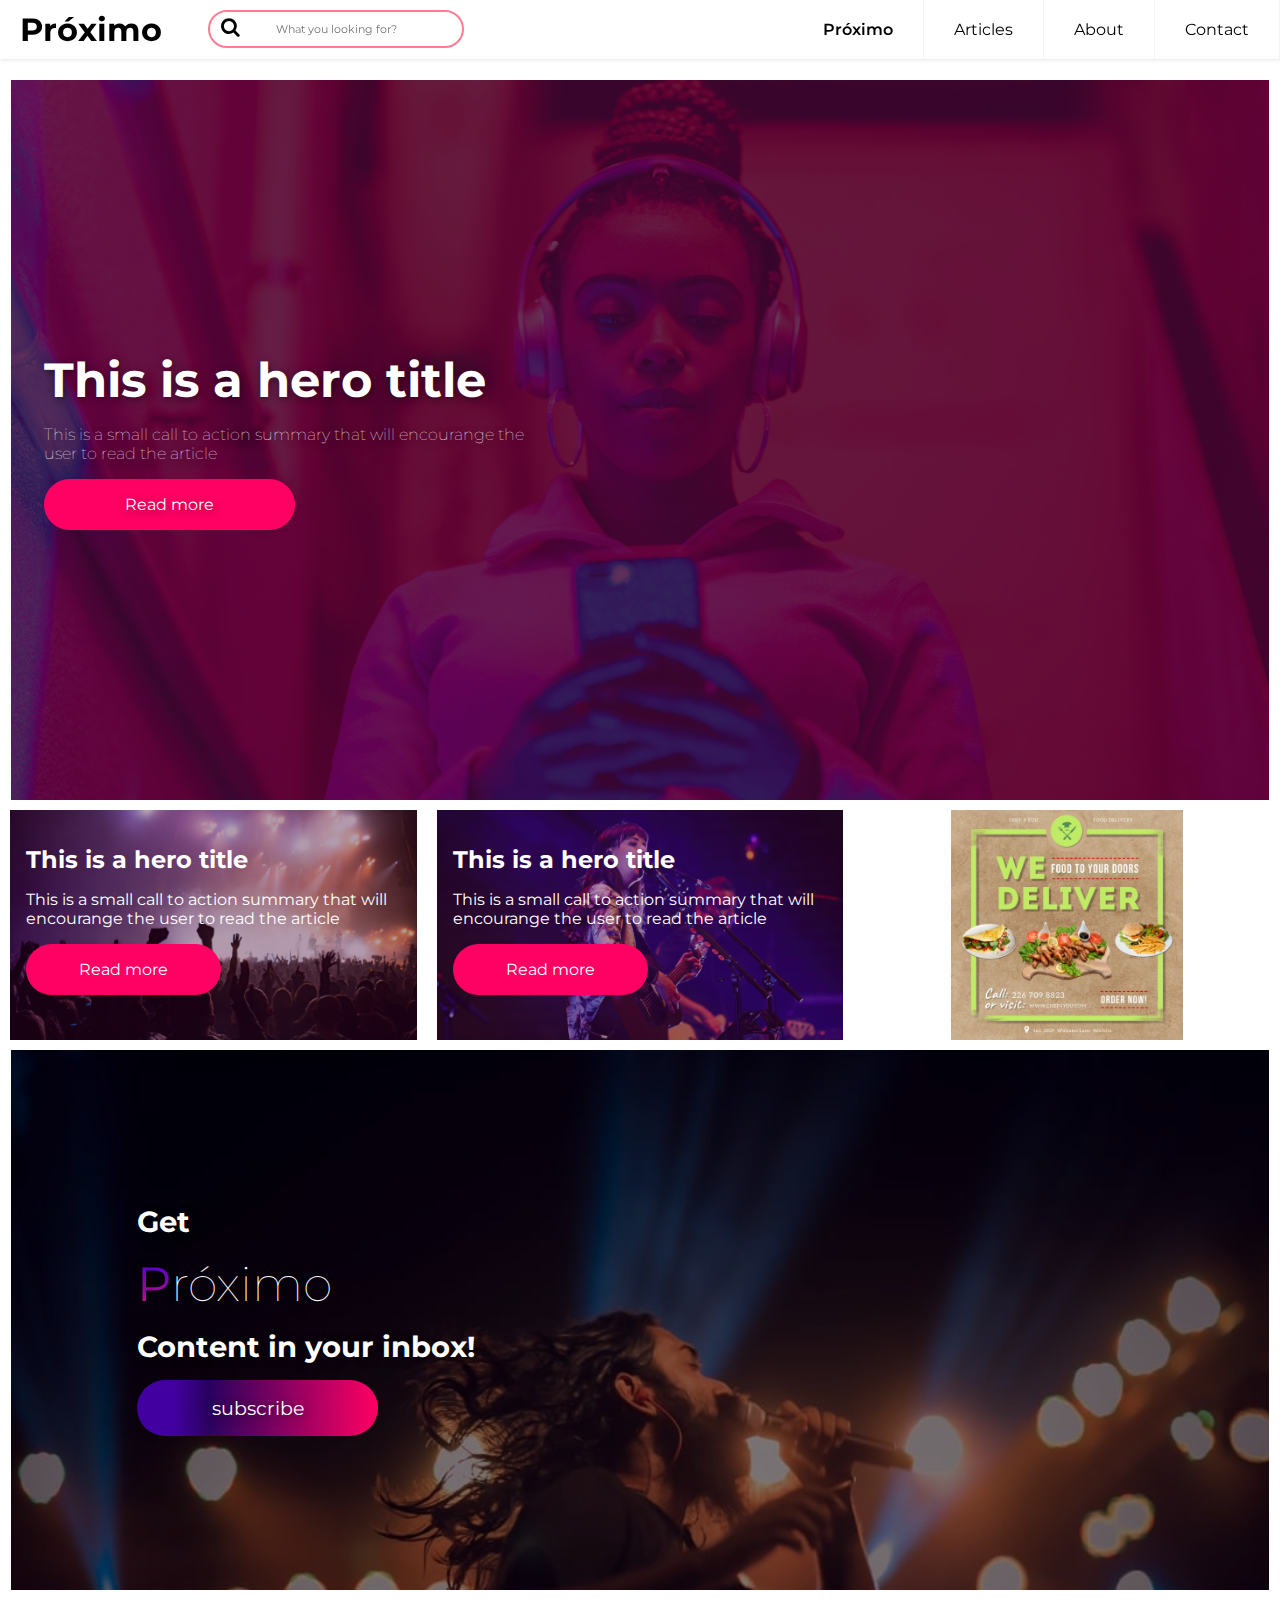
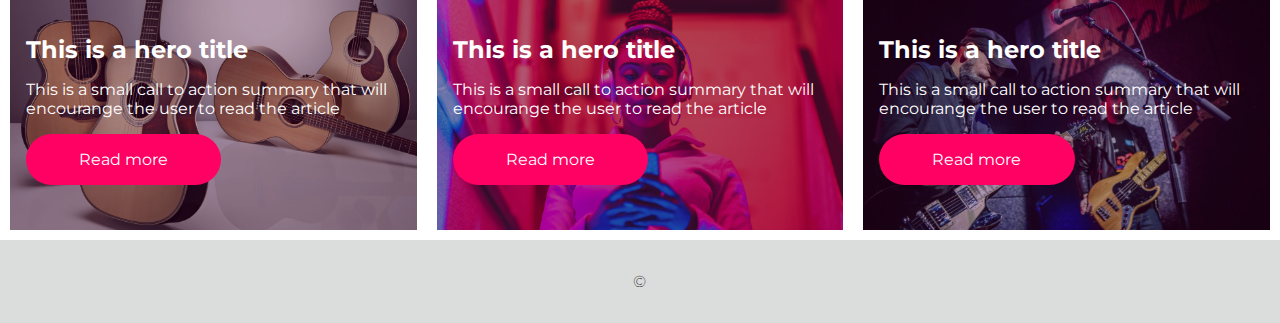
<file: landingpage.html>
<!DOCTYPE html>
<html lang="en">
<head>
    <meta charset="UTF-8">
    <meta http-equiv="X-UA-Compatible" content="IE=edge">
    <meta name="viewport" content="width=device-width, initial-scale=1.0">
    <!-- SEARCH ICON -->
    <link rel="stylesheet" href="https://maxcdn.bootstrapcdn.com/font-awesome/4.4.0/css/font-awesome.min.css">
    <!-- CUSTOM CSS -->
    <link rel="stylesheet" href="app.css">
    <link rel="stylesheet" href="navigation.css">
    <link rel="stylesheet" href="styles.css">
    <link rel="stylesheet" href="filtering.css">
    <link rel="stylesheet" href="searchbar.css">
    <link rel="stylesheet" href="searchbarplacement.css">

    <title>Próximo</title>
</head>
<body>

    <header class="header">
        <a href="landingpage.html" class="logo"><strong>próximo</strong></a>
        <input class="searchbar" type="text" placeholder="What you looking for?"> <i class=" searchButton fa fa-search"></i>
        <input class="menu-btn" type="checkbox" id="menu-btn" />
        <label class="menu-icon" for="menu-btn"><span class="navicon"></span></label>
        <ul class="menu">
          <li><a class="active" href="landingpage.html">Próximo</a></li>
          <li><a href="all-articles.html">Articles</a></li>
          <li><a href="about.html">About</a></li>
          <li><a href="contact.html">Contact</a></li>
         
 
        </ul>
      </header>
  <!-- splashsection  -->
      <article>
       <div class="splashwrapper">
      <div id="splashsection"></div>
      <!--  <img src="/img/the-regrettes-2017-cr-Chade-Kamenshine-billboard-1548-compressed 1.png" alt="" > -->
        <div class="text">
          <h2 class="">This is a hero title</h2>
          <p class="">This is a small call to action summary that will encourange the user to read the article</p>
          <a class="btn" href="single-article.html">Read more</a>
        </div>
       
      </div>
      </article>

 <!-- search start -->
 <div id="searchbar-placement">
  <!-- Searchbar start -->
<div class="search">
<input type="text" placeholder="search" />
<div class="symbol">
<svg class="cloud">
  <use xlink:href="#cloud" />
</svg>
<svg class="lens">
  <use xlink:href="#lens" />
</svg>
</div>


<!-- SVG -->
<svg xmlns="http://www.w3.org/2000/svg" style="display: none;">
<symbol xmlns="http://www.w3.org/2000/svg" viewBox="0 0 35 35" id="cloud">
<path d="M31.714,25.543c3.335-2.17,4.27-6.612,2.084-9.922c-1.247-1.884-3.31-3.077-5.575-3.223h-0.021
C27.148,6.68,21.624,2.89,15.862,3.931c-3.308,0.597-6.134,2.715-7.618,5.708c-4.763,0.2-8.46,4.194-8.257,8.919
c0.202,4.726,4.227,8.392,8.991,8.192h4.873h13.934C27.784,26.751,30.252,26.54,31.714,25.543z" />
</symbol>
<symbol xmlns="http://www.w3.org/2000/svg" viewBox="0 0 16 16" id="lens">
<path d="M15.656,13.692l-3.257-3.229c2.087-3.079,1.261-7.252-1.845-9.321c-3.106-2.068-7.315-1.25-9.402,1.83
s-1.261,7.252,1.845,9.32c1.123,0.748,2.446,1.146,3.799,1.142c1.273-0.016,2.515-0.39,3.583-1.076l3.257,3.229
c0.531,0.541,1.404,0.553,1.95,0.025c0.009-0.008,0.018-0.017,0.026-0.025C16.112,15.059,16.131,14.242,15.656,13.692z M2.845,6.631
c0.023-2.188,1.832-3.942,4.039-3.918c2.206,0.024,3.976,1.816,3.951,4.004c-0.023,2.171-1.805,3.918-3.995,3.918
C4.622,10.623,2.833,8.831,2.845,6.631L2.845,6.631z" />
</symbol>
</svg>    
</div>
</div>

<!-- Searchbar end -->    
      
   
<!-- wrapper -->
    <main class="wrapper">

     

        <div class="container">
          <div class="grid-row">
            <div class="grid-item">
              <div class="grid-item-wrapper">
                <div class="grid-item-container-rex rex-ray-image ">
                  <div class="grid-image-top-rex rex-ray">
                    <span class="centered project-image-bg rex-ray-image">
                    </span>
                  </div>
                  <div class="articletext">
                    <h2 class="heroh2">This is a hero title</h2>
                    <p class="herop">This is a small call to action summary that will encourange the user to read the article</p>
                    <a class="cta-btn" href="single-article.html">Read more</a>
                  </div>
                </div>
              </div>
            </div>

           

            <div class="grid-item">
               
              <div class="grid-item-wrapper">
                <div class="grid-item-container sputnik-image">
                  <div class="grid-image-top sputnik">
                    <span class="centered project-image-bg sputnik-image"></span>
                  </div>
                  <div class="articletext">
                    <h2 class="heroh2">This is a hero title</h2>
                    <p class="herop">This is a small call to action summary that will encourange the user to read the article</p>
                    <a class="cta-btn" href="single-article.html">Read more</a>
                  </div>
                </div>
              </div>
            </div>
            <div class="grid-item">
              
              <div class="grid-item-wrapper">
                <div class="grid-item-container add-image">
                  <div class=" add">
                    <span class="centered project-image-bg add-image"></span>
                  </div>

                  </div>
                </div>
              </div>
              </div></div>
                  
              <!--   SUBSCRIBE BANNER START  -->

              <article>
                <div class="bannerwrapper">
               <div id="bannersection"></div>
               <!--  <img src="/img/the-regrettes-2017-cr-Chade-Kamenshine-billboard-1548-compressed 1.png" alt="" > -->
                 <div class="text">
                   <h2 class="">Get</h2>
                   <p class=""><strong class="gradient">P</strong>róximo</p>
                   <h2 class="">Content in your inbox!</h2>
                   <a class="btn btn-gradient" href="subscribe.html">subscribe</a>
                 </div>
                
               </div>
               </article>


              <!--   SUBSCRIBE BANNER END -->

               <div class="container">
               <div class="grid-row">
            
            <div class="grid-item">
              
              <div class="grid-item-wrapper">
                <div class="grid-item-container openswitch-image">
                  <div class="grid-image-top openswitch">
                    <span class="centered project-image-bg openswitch-image"></span>
                  </div>
                  <div class="articletext">
                    <h2 class="heroh2">This is a hero title</h2>
                    <p class="herop">This is a small call to action summary that will encourange the user to read the article</p>
                    <a class="cta-btn" href="single-article.html">Read more</a>
                  </div>
                </div>
              </div>
            </div>
            <div class="grid-item">
              
              <div class="grid-item-wrapper">
                <div class="grid-item-container scaleio-image">
                  <div class="grid-image-top scaleio">
                    <span class="centered project-image-bg scaleio-image"></span>
                  </div>
                  <div class="articletext">
                    <h2 class="heroh2">This is a hero title</h2>
                    <p class="herop">This is a small call to action summary that will encourange the user to read the article</p>
                    <a class="cta-btn" href="single-article.html">Read more</a>
                  </div>
                  
                </div>
              </div>
            </div>
            
            <div class="grid-item">
              
              <div class="grid-item-wrapper">
                <div class="grid-item-container csi-image">
                  <div class="grid-image-top csi">
                    <span class="centered project-image-bg csi-image"></span>
                  </div>
                  <div class="articletext">
                    <h2 class="heroh2">This is a hero title</h2>
                    <p class="herop">This is a small call to action summary that will encourange the user to read the article</p>
                    <a class="cta-btn" href="single-article.html">Read more</a>
                  </div>
                  
                </div>
              </div>
            </div> 
          </div>

         
      
   
      
      

       
        
    
    </main>

       <!-- search2 -->
      

       
      <footer class="mainfooter">
        © 
         
        </footer>
     
    
</body>
</html>
</file>
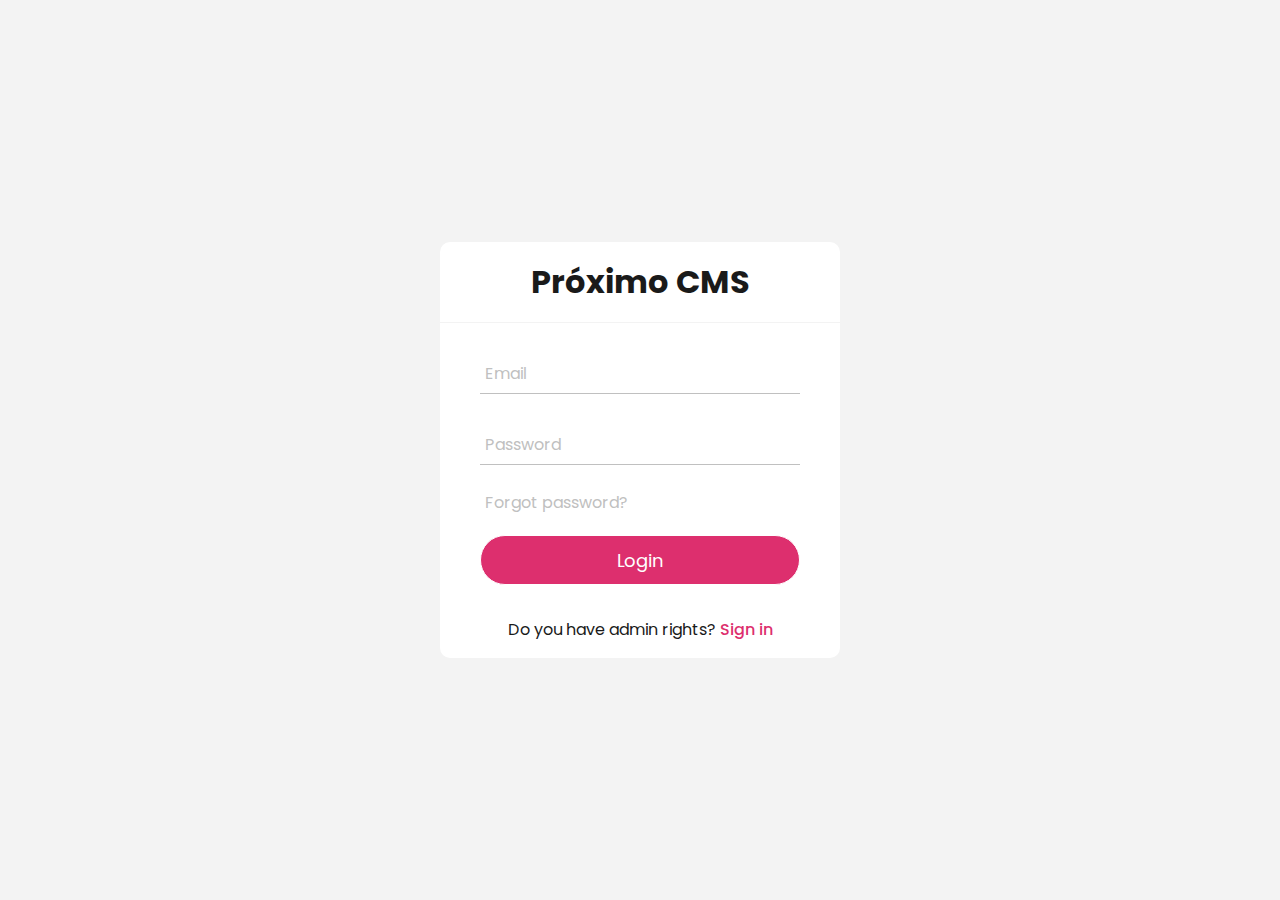
<file: login-admin.html>
<!DOCTYPE html>
<html lang="en">
<head>
    <meta charset="UTF-8">
    <meta http-equiv="X-UA-Compatible" content="IE=edge">
    <meta name="viewport" content="width=device-width, initial-scale=1.0">
    <link rel="stylesheet" href="login-admin.css">
    <title>Próximo Login</title>
</head>
<body>
    
    <div class="center">
        <h1>Próximo CMS</h1>
        <div class="form">
            <div class="text-field">
                <input type="text" required>
                <span></span>
                <label for="">Email</label>
            </div>
            <div class="text-field">
                <input type="password" required>
                <span></span>
                <label for="">Password</label>
            </div>
            <div class="pass">Forgot password?</div>
            <a href="writer.html"><input type="submit" value="Login"/></a>
            <div class="admin-link">
                Do you have admin rights? <a href="editor-articles.html">Sign in</a> 
            </div>
        </div>
    </div>

</body>
</html>
</file>
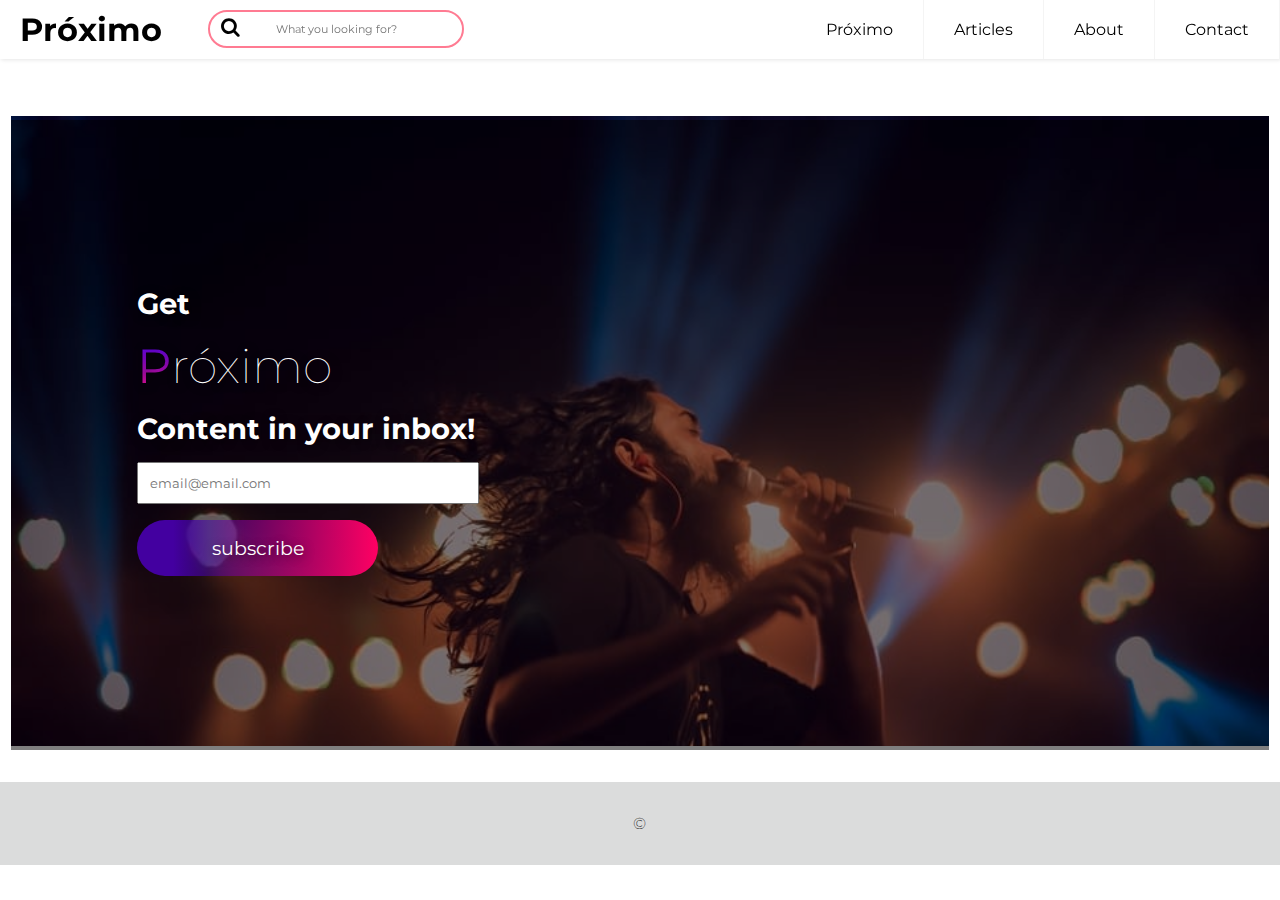
<file: subscribe.html>
<!DOCTYPE html>
<html lang="en">
<head>
    <meta charset="UTF-8">
    <meta http-equiv="X-UA-Compatible" content="IE=edge">
    <meta name="viewport" content="width=device-width, initial-scale=1.0">
     <!-- SEARCH ICON -->
     <link rel="stylesheet" href="https://maxcdn.bootstrapcdn.com/font-awesome/4.4.0/css/font-awesome.min.css">
   
    <!-- CUSTOM CSS -->
    <link rel="stylesheet" href="app.css">
    <link rel="stylesheet" href="navigation.css">
    <link rel="stylesheet" href="styles.css">
    <link rel="stylesheet" href="filtering.css">
    <link rel="stylesheet" href="subscribe.css">
    <link rel="stylesheet" href="searchbar.css">
    <link rel="stylesheet" href="searchbarplacement.css">
 
    <title>Próximo</title>
</head>
<body>

  <header class="header">
    <a href="landingpage.html" class="logo"><strong>próximo</strong></a>
    <input class="searchbar" type="text" placeholder="What you looking for?"> <i class=" searchButton fa fa-search"></i>
    <input class="menu-btn" type="checkbox" id="menu-btn" />
    <label class="menu-icon" for="menu-btn"><span class="navicon"></span></label>
    <ul class="menu">
      <li><a href="landingpage.html">Próximo</a></li>
      <li><a href="all-articles.html">Articles</a></li>
      <li><a href="about.html">About</a></li>
      <li><a href="contact.html">Contact</a></li>
     

    </ul>
  </header>

  <!-- search start -->
 <div id="searchbar-placement">
  <!-- Searchbar start -->
<div class="search">
<input type="text" placeholder="search" />
<div class="symbol">
<svg class="cloud">
  <use xlink:href="#cloud" />
</svg>
<svg class="lens">
  <use xlink:href="#lens" />
</svg>
</div>


<!-- SVG -->
<svg xmlns="http://www.w3.org/2000/svg" style="display: none;">
<symbol xmlns="http://www.w3.org/2000/svg" viewBox="0 0 35 35" id="cloud">
<path d="M31.714,25.543c3.335-2.17,4.27-6.612,2.084-9.922c-1.247-1.884-3.31-3.077-5.575-3.223h-0.021
C27.148,6.68,21.624,2.89,15.862,3.931c-3.308,0.597-6.134,2.715-7.618,5.708c-4.763,0.2-8.46,4.194-8.257,8.919
c0.202,4.726,4.227,8.392,8.991,8.192h4.873h13.934C27.784,26.751,30.252,26.54,31.714,25.543z" />
</symbol>
<symbol xmlns="http://www.w3.org/2000/svg" viewBox="0 0 16 16" id="lens">
<path d="M15.656,13.692l-3.257-3.229c2.087-3.079,1.261-7.252-1.845-9.321c-3.106-2.068-7.315-1.25-9.402,1.83
s-1.261,7.252,1.845,9.32c1.123,0.748,2.446,1.146,3.799,1.142c1.273-0.016,2.515-0.39,3.583-1.076l3.257,3.229
c0.531,0.541,1.404,0.553,1.95,0.025c0.009-0.008,0.018-0.017,0.026-0.025C16.112,15.059,16.131,14.242,15.656,13.692z M2.845,6.631
c0.023-2.188,1.832-3.942,4.039-3.918c2.206,0.024,3.976,1.816,3.951,4.004c-0.023,2.171-1.805,3.918-3.995,3.918
C4.622,10.623,2.833,8.831,2.845,6.631L2.845,6.631z" />
</symbol>
</svg>    
</div>
</div>

<!-- Searchbar end -->    
      
  <!-- splashsection  -->
   
<!-- wrapper -->
    <main class="wrapper">



                  
              <!--   SUBSCRIBE BANNER START  -->

              <article>
                <div class="bannerwrapper">
               <div id="bannersection"></div>
               <!--  <img src="/img/the-regrettes-2017-cr-Chade-Kamenshine-billboard-1548-compressed 1.png" alt="" > -->
                 <div class="text">
                   <h2 class="">Get</h2>
                   <p class=""><strong>P</strong>róximo</p>
                   <h2 class="">Content in your inbox!</h2>
                   <input type="text" placeholder="email@email.com">
                   <a class="btn btn-gradient" href="thankyou.html">subscribe</a>
                 </div>
                
               </div>
               </article>


              <!--   SUBSCRIBE BANNER END -->

         
      
   
      
      

       
        
    
    </main>

       
      <footer class="mainfooter">
        © 
         
        </footer>
     
    
</body>
</html>
</file>
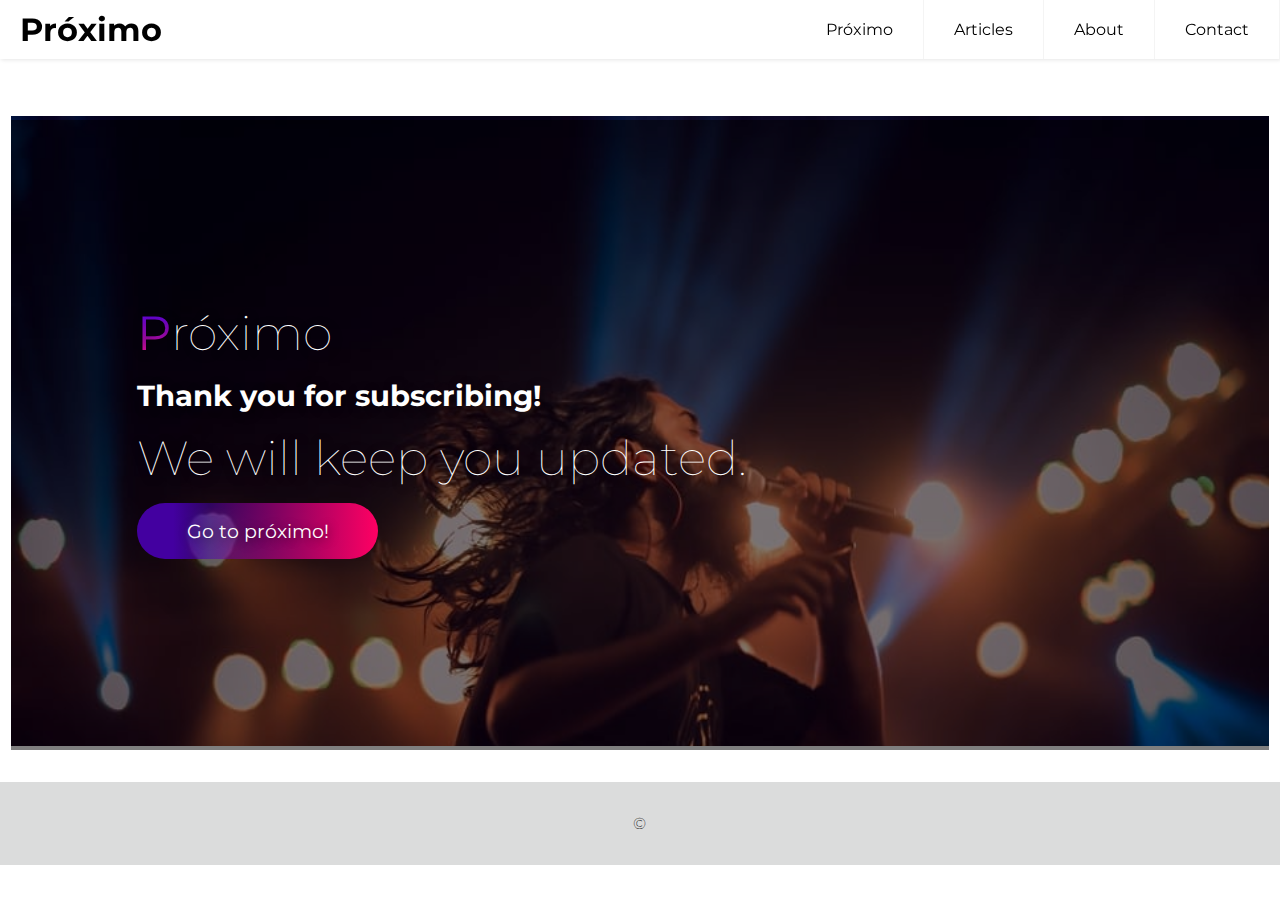
<file: thankyou.html>
<!DOCTYPE html>
<html lang="en">
<head>
    <meta charset="UTF-8">
    <meta http-equiv="X-UA-Compatible" content="IE=edge">
    <meta name="viewport" content="width=device-width, initial-scale=1.0">
    <!-- CUSTOM CSS -->
    <link rel="stylesheet" href="app.css">
    <link rel="stylesheet" href="navigation.css">
    <link rel="stylesheet" href="styles.css">
    <link rel="stylesheet" href="filtering.css">
    <link rel="stylesheet" href="subscribe.css">
    <link rel="stylesheet" href="searchbar.css">
    <link rel="stylesheet" href="searchbarplacement.css">
  
    <title>Próximo</title>
</head>
<body>

  <header class="header">
    <a href="landingpage.html" class="logo"><strong>próximo</strong></a>
    <input class="menu-btn" type="checkbox" id="menu-btn" />
    <label class="menu-icon" for="menu-btn"><span class="navicon"></span></label>
    <ul class="menu">
      <li><a href="landingpage.html">Próximo</a></li>
      <li><a href="all-articles.html">Articles</a></li>
      <li><a href="about.html">About</a></li>
      <li><a href="contact.html">Contact</a></li>
     

    </ul>
  </header>

  <!-- search start -->
 <div id="searchbar-placement">
  <!-- Searchbar start -->
<div class="search">
<input type="text" placeholder="search" />
<div class="symbol">
<svg class="cloud">
  <use xlink:href="#cloud" />
</svg>
<svg class="lens">
  <use xlink:href="#lens" />
</svg>
</div>


<!-- SVG -->
<svg xmlns="http://www.w3.org/2000/svg" style="display: none;">
<symbol xmlns="http://www.w3.org/2000/svg" viewBox="0 0 35 35" id="cloud">
<path d="M31.714,25.543c3.335-2.17,4.27-6.612,2.084-9.922c-1.247-1.884-3.31-3.077-5.575-3.223h-0.021
C27.148,6.68,21.624,2.89,15.862,3.931c-3.308,0.597-6.134,2.715-7.618,5.708c-4.763,0.2-8.46,4.194-8.257,8.919
c0.202,4.726,4.227,8.392,8.991,8.192h4.873h13.934C27.784,26.751,30.252,26.54,31.714,25.543z" />
</symbol>
<symbol xmlns="http://www.w3.org/2000/svg" viewBox="0 0 16 16" id="lens">
<path d="M15.656,13.692l-3.257-3.229c2.087-3.079,1.261-7.252-1.845-9.321c-3.106-2.068-7.315-1.25-9.402,1.83
s-1.261,7.252,1.845,9.32c1.123,0.748,2.446,1.146,3.799,1.142c1.273-0.016,2.515-0.39,3.583-1.076l3.257,3.229
c0.531,0.541,1.404,0.553,1.95,0.025c0.009-0.008,0.018-0.017,0.026-0.025C16.112,15.059,16.131,14.242,15.656,13.692z M2.845,6.631
c0.023-2.188,1.832-3.942,4.039-3.918c2.206,0.024,3.976,1.816,3.951,4.004c-0.023,2.171-1.805,3.918-3.995,3.918
C4.622,10.623,2.833,8.831,2.845,6.631L2.845,6.631z" />
</symbol>
</svg>    
</div>
</div>

<!-- Searchbar end -->    
      
  <!-- splashsection  -->
   
<!-- wrapper -->
    <main class="wrapper">



                  
              <!--   SUBSCRIBE BANNER START  -->

              <article>
                <div class="bannerwrapper">
               <div id="bannersection"></div>
               <!--  <img src="/img/the-regrettes-2017-cr-Chade-Kamenshine-billboard-1548-compressed 1.png" alt="" > -->
                 <div class="text">
                   
                   <p class=""><strong>P</strong>róximo</p>
                   <h2 class="">Thank you for subscribing!</h2>
                   <p>We will keep you updated.</p>
            
                   <a class="btn btn-gradient" href="landingpage.html">Go to próximo!</a>
                 </div>
                
               </div>
               </article>


              <!--   SUBSCRIBE BANNER END -->

         
      
   
      
      

       
        
    
    </main>

       
      <footer class="mainfooter">
        © 
         
        </footer>
     
    
</body>
</html>
</file>
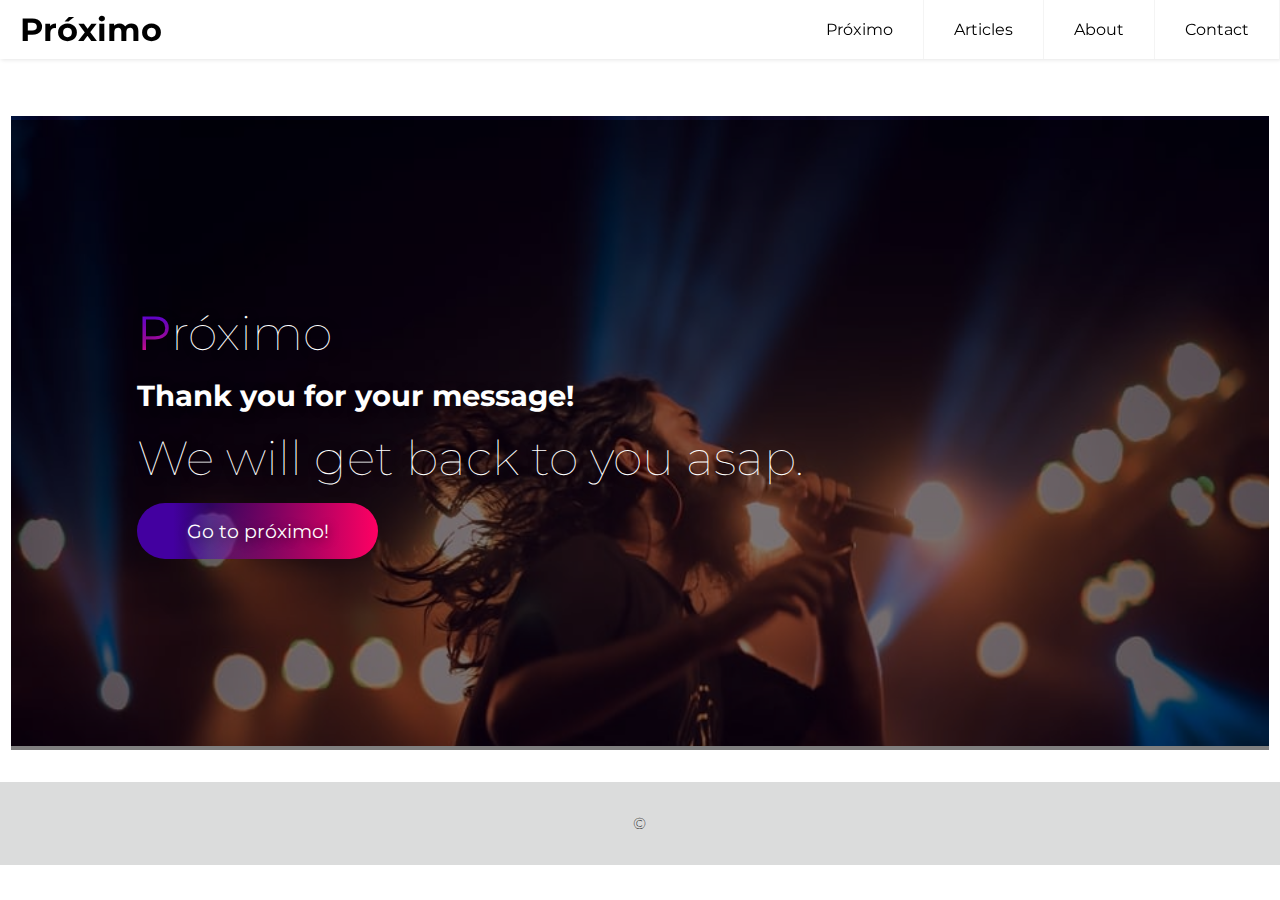
<file: thankyoucontact.html>
<!DOCTYPE html>
<html lang="en">
<head>
    <meta charset="UTF-8">
    <meta http-equiv="X-UA-Compatible" content="IE=edge">
    <meta name="viewport" content="width=device-width, initial-scale=1.0">
    <!-- CUSTOM CSS -->
    <link rel="stylesheet" href="app.css">
    <link rel="stylesheet" href="navigation.css">
    <link rel="stylesheet" href="styles.css">
    <link rel="stylesheet" href="filtering.css">
    <link rel="stylesheet" href="subscribe.css">
    <link rel="stylesheet" href="searchbar.css">
    <link rel="stylesheet" href="searchbarplacement.css">
  
    <title>Próximo</title>
</head>
<body>

  <header class="header">
    <a href="landingpage.html" class="logo"><strong>próximo</strong></a>
    <input class="menu-btn" type="checkbox" id="menu-btn" />
    <label class="menu-icon" for="menu-btn"><span class="navicon"></span></label>
    <ul class="menu">
      <li><a href="landingpage.html">Próximo</a></li>
      <li><a href="all-articles.html">Articles</a></li>
      <li><a href="about.html">About</a></li>
      <li><a href="contact.html">Contact</a></li>
     

    </ul>
  </header>

  <!-- search start -->
 <div id="searchbar-placement">
  <!-- Searchbar start -->
<div class="search">
<input type="text" placeholder="search" />
<div class="symbol">
<svg class="cloud">
  <use xlink:href="#cloud" />
</svg>
<svg class="lens">
  <use xlink:href="#lens" />
</svg>
</div>


<!-- SVG -->
<svg xmlns="http://www.w3.org/2000/svg" style="display: none;">
<symbol xmlns="http://www.w3.org/2000/svg" viewBox="0 0 35 35" id="cloud">
<path d="M31.714,25.543c3.335-2.17,4.27-6.612,2.084-9.922c-1.247-1.884-3.31-3.077-5.575-3.223h-0.021
C27.148,6.68,21.624,2.89,15.862,3.931c-3.308,0.597-6.134,2.715-7.618,5.708c-4.763,0.2-8.46,4.194-8.257,8.919
c0.202,4.726,4.227,8.392,8.991,8.192h4.873h13.934C27.784,26.751,30.252,26.54,31.714,25.543z" />
</symbol>
<symbol xmlns="http://www.w3.org/2000/svg" viewBox="0 0 16 16" id="lens">
<path d="M15.656,13.692l-3.257-3.229c2.087-3.079,1.261-7.252-1.845-9.321c-3.106-2.068-7.315-1.25-9.402,1.83
s-1.261,7.252,1.845,9.32c1.123,0.748,2.446,1.146,3.799,1.142c1.273-0.016,2.515-0.39,3.583-1.076l3.257,3.229
c0.531,0.541,1.404,0.553,1.95,0.025c0.009-0.008,0.018-0.017,0.026-0.025C16.112,15.059,16.131,14.242,15.656,13.692z M2.845,6.631
c0.023-2.188,1.832-3.942,4.039-3.918c2.206,0.024,3.976,1.816,3.951,4.004c-0.023,2.171-1.805,3.918-3.995,3.918
C4.622,10.623,2.833,8.831,2.845,6.631L2.845,6.631z" />
</symbol>
</svg>    
</div>
</div>

<!-- Searchbar end -->    
      
  <!-- splashsection  -->
   
<!-- wrapper -->
    <main class="wrapper">



                  
              <!--   SUBSCRIBE BANNER START  -->

              <article>
                <div class="bannerwrapper">
               <div id="bannersection"></div>
               <!--  <img src="/img/the-regrettes-2017-cr-Chade-Kamenshine-billboard-1548-compressed 1.png" alt="" > -->
                 <div class="text">
                   
                   <p class=""><strong>P</strong>róximo</p>
                   <h2 class="">Thank you for your message!</h2>
                   <p>We will get back to you asap.</p>
            
                   <a class="btn btn-gradient" href="landingpage.html">Go to próximo!</a>
                 </div>
                
               </div>
               </article>


              <!--   SUBSCRIBE BANNER END -->

         
      
   
      
      

       
        
    
    </main>

       
      <footer class="mainfooter">
        © 
         
        </footer>
     
    
</body>
</html>
</file>
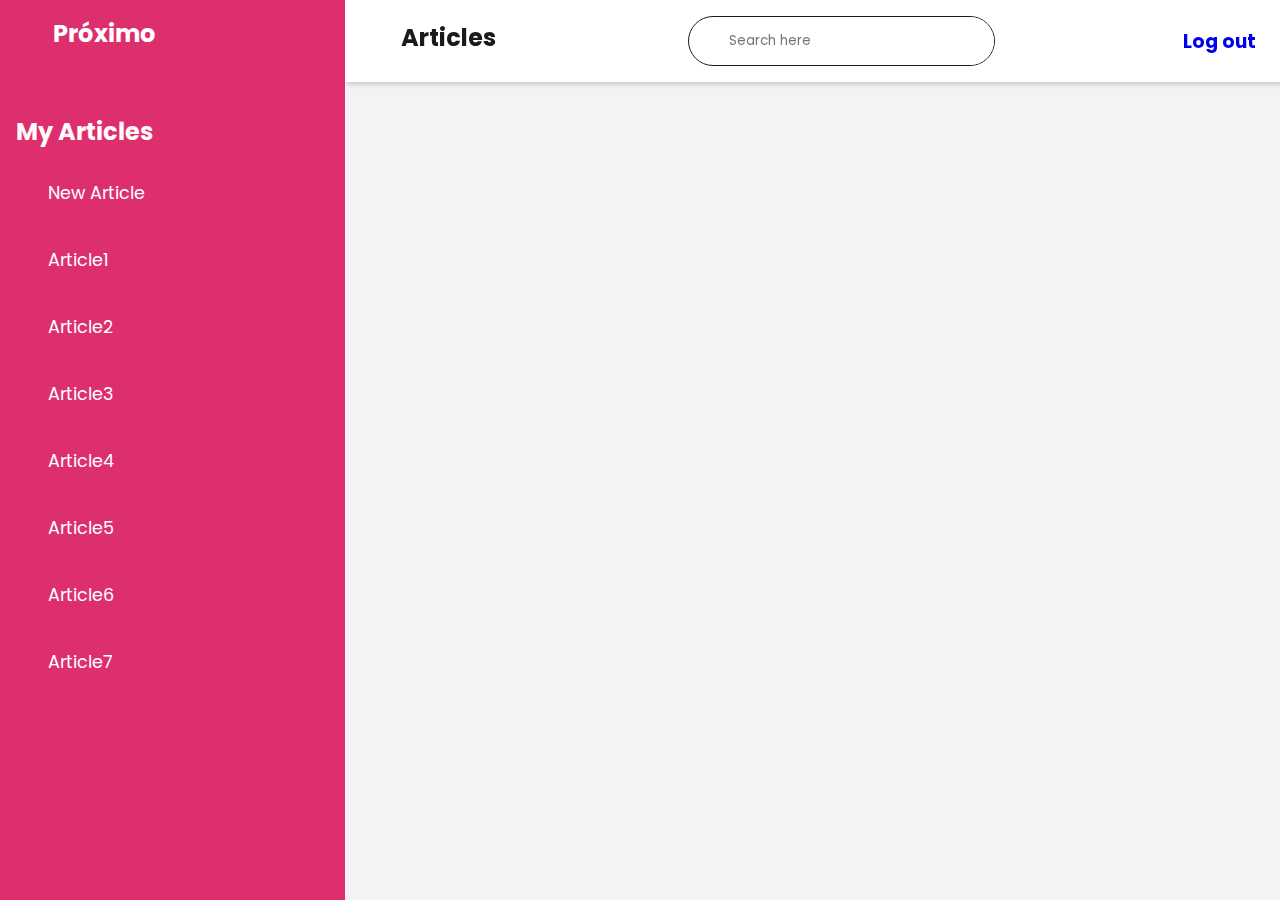
<file: writer.html>
<!DOCTYPE html>
<html lang="en">
<head>
   <!--this is liat-->
   <!--this is viki--> 
    <meta charset="UTF-8">
    <meta http-equiv="X-UA-Compatible" content="IE=edge">
    <meta name="viewport" content="width=device-width, initial-scale=1.0">
    <link rel="stylesheet" href="https://maxst.icons8.com/vue-static/landings/line-awesome/line-awesome/1.3.0/css/line-awesome.min.css">
    <link rel="stylesheet" href="admin.css">

 
    <title>Próximo Writer</title>
</head>
<body>

    <input type="checkbox" id="nav-toggle">
    <div class="sidebar">
        <div class="sidebar-brand">
            <a href="landingpage.html"><h2>
                <span class="lab la-itunes-note"></span>
                <span>Próximo</span>
            </h2></a> 
        </div>
        <div class="sidebar-menu">
            <ul> 
                <li>
                    <h2>My Articles</h2>
                </li>
                <li>
                    <a href="#newarticle" ><span class="las la-plus"></span>
                        <span>New Article</span></a>
                </li>
                <li>
                    <a href="#article1" class="active"><span class="las la-bell"></span>
                        <span>Article1</span></a>
                </li>
                <li>
                    <a href="#article2"><span class="las la-edit"></span>
                        <span>Article2</span></a>
                </li>
                <li>
                    <a href="#article3"><span class="las la-edit"></span>
                        <span>Article3</span></a>
                </li>
                <li>
                    <a href="#article4"><span class="las la-edit"></span>
                        <span>Article4</span></a>
                </li>
                <li>
                    <a href="#article5"><span class="las la-edit"></span>
                        <span>Article5</span></a>
                </li>
                <li>
                    <a href="#article6"><span class="las la-edit"></span>
                        <span>Article6</span></a>
                </li>
                <li>
                    <a href="#article7"><span class="las la-edit"></span>
                        <span>Article7</span></a>
                </li>
            </ul>
        </div>
    </div>

    <div class="main-content">
        <header>
            <h2>
                <label for="nav-toggle">
                    <span class="las la-bars"></span>
                </label>
                <a href="editor-articles.html"> Articles</a>
            </h2>

            <div class="search-wrapper">
                <span class="las la-search"></span>
                <input type="search" placeholder="Search here"/>
            </div>

            <!-- <div class="user-wrapper">
                <img src="img/Michael_Madsen.jpg"  width="40px" height="40xp" alt="">
                <div>
                    <h4>Michael Madsen</h4>
                    <small>Writer</small>
                </div>
            </div> -->
            <div class="logout-wrapper">
                <a href="login-admin.html">
                    <h3>
                    <span class="las la-door-open"></span>
                    Log out
                </h3></a>
            </div>
        </header>

        <main>
            <article class="article" id="newarticle">
                <button>Submit</button>
            <div class="cards">
                <div class="card-single">
                    <div>
                        <input type="text" placeholder="This is the title of an article">
                    </div>
                </div>
                <div class="card-single">
                    <div>
                        <textarea name="" id="" cols="30" rows="10" placeholder="This is the content of an article"></textarea>
                    </div>
                </div>
            </div>
            <div class="cards-double-column">
                <div class="card-single">
                    <div class="input">
                        <input type="file" placeholder="Image">
                        <h2>Image<span class="las la-upload"></span></h2>  
                    </div>
                </div>
                <div class="card-single">
                    <div class="input"> 
                        <input type="file" placeholder="Video">
                        <h2>Video<span class="las la-upload"></span></h2>  
                    </div>
                </div>
                <div class="card-single">
                    <div class="input">
                        <input type="file" placeholder="mp3" name="mp3">
                        <h2>mp3<span class="las la-upload"></span></h2>  
                    </div>
                </div>
            </div>
            <button class="save">Save</button>
            </article>
            <article class="article" id="article1">
                <button>Submit</button>
            <div class="cards">
                <div class="card-single">
                    <div>
                        <input type="text" placeholder="This is the title of an article" value="Article 1">
                    </div>
                </div>
                <div class="card-single">
                    <div>
                        <textarea name="" id="" cols="30" rows="10" placeholder="This is the content of an article">Lorem ipsum dolor sit amet, consectetur adipiscing elit. Nunc scelerisque pharetra est, at scelerisque urna interdum ut. Integer id purus sit amet turpis ornare rhoncus. Fusce purus ligula, congue volutpat ultricies vitae, pellentesque nec ex. Nulla eget libero in enim condimentum consequat vulputate sit amet arcu. Maecenas id iaculis magna. Quisque aliquet accumsan molestie. Nunc et libero eget enim consectetur commodo in et metus. Nullam ultrices metus ut lectus consequat, vel semper felis luctus. Nulla pretium rutrum erat, non ultrices sem ultricies nec. Donec interdum, quam eu volutpat rhoncus, risus nisl maximus ipsum, id aliquam leo risus at neque.</textarea>
                    </div>
                </div>
            </div>
            <div class="cards-double-column">
                <div class="card-single">
                    <div class="input">
                        <input type="file" placeholder="Image">
                        <h2>Image<span class="las la-upload"></span></h2>  
                    </div>
                </div>
                <div class="card-single">
                    <div class="input"> 
                        <input type="file" placeholder="Video">
                        <h2>Video<span class="las la-upload"></span></h2>  
                    </div>
                </div>
                <div class="card-single">
                    <div class="input">
                        <input type="file" placeholder="mp3" name="mp3">
                        <h2>mp3<span class="las la-upload"></span></h2>  
                    </div>
                </div>
            </div>
            <button class="save">Save</button>
            </article>
            <article class="article" id="article2">
                <button>Submit</button>
            <div class="cards">
                <div class="card-single">
                    <div>
                        <input type="text" placeholder="This is the title of an article" value="Article 2">
                    </div>
                </div>
                <div class="card-single">
                    <div>
                        <textarea name="" id="" cols="30" rows="10" placeholder="This is the content of an article">Lorem ipsum dolor sit amet, consectetur adipiscing elit. Nunc scelerisque pharetra est, at scelerisque urna interdum ut. Integer id purus sit amet turpis ornare rhoncus. Fusce purus ligula, congue volutpat ultricies vitae, pellentesque nec ex. Nulla eget libero in enim condimentum consequat vulputate sit amet arcu. Maecenas id iaculis magna. Quisque aliquet accumsan molestie. Nunc et libero eget enim consectetur commodo in et metus. Nullam ultrices metus ut lectus consequat, vel semper felis luctus. Nulla pretium rutrum erat, non ultrices sem ultricies nec. Donec interdum, quam eu volutpat rhoncus, risus nisl maximus ipsum, id aliquam leo risus at neque. Lorem ipsum dolor sit amet, consectetur adipiscing elit. Nunc scelerisque pharetra est, at scelerisque urna interdum ut. Integer id purus sit amet turpis ornare rhoncus. Fusce purus ligula, congue volutpat ultricies vitae, pellentesque nec ex. Nulla eget libero in enim condimentum consequat vulputate sit amet arcu. Maecenas id iaculis magna. Quisque aliquet accumsan molestie. Nunc et libero eget enim consectetur commodo in et metus. Nullam ultrices metus ut lectus consequat, vel semper felis luctus. Nulla pretium rutrum erat, non ultrices sem ultricies nec. Donec interdum, quam eu volutpat rhoncus, risus nisl maximus ipsum, id aliquam leo risus at neque.</textarea>
                    </div>
                </div>
            </div>
            <div class="cards-double-column">
                <div class="card-single">
                    <div class="input">
                        <input type="file" placeholder="Image">
                        <h2>Image<span class="las la-upload"></span></h2>  
                    </div>
                </div>
                <div class="card-single">
                    <div class="input"> 
                        <input type="file" placeholder="Video">
                        <h2>Video<span class="las la-upload"></span></h2>  
                    </div>
                </div>
                <div class="card-single">
                    <div class="input">
                        <input type="file" placeholder="mp3" name="mp3">
                        <h2>mp3<span class="las la-upload"></span></h2>  
                    </div>
                </div>
            </div>
            <button class="save">Save</button>
            </article>
            <article class="article" id="article3">
                <button>Submit</button>
            <div class="cards">
                <div class="card-single">
                    <div>
                        <input type="text" placeholder="This is the title of an article" value="Article 3">
                    </div>
                </div>
                <div class="card-single">
                    <div>
                        <textarea name="" id="" cols="30" rows="10" placeholder="This is the content of an article">Lorem ipsum dolor sit amet, 
consectetur adipiscing elit. Nunc scelerisque pharetra est, at scelerisque urna interdum ut. 
Integer id purus sit amet turpis ornare rhoncus. Fusce purus ligula, congue volutpat ultricies vitae, 
pellentesque nec ex. Nulla eget libero in enim condimentum consequat vulputate sit amet arcu. 
Maecenas id iaculis magna. Quisque aliquet accumsan molestie. 
Nunc et libero eget enim consectetur commodo in et metus. 
Nullam ultrices metus ut lectus consequat, vel semper felis luctus. 
Nulla pretium rutrum erat, non ultrices sem ultricies nec. 
Donec interdum, quam eu volutpat rhoncus, risus nisl maximus ipsum, id aliquam leo risus at neque. 
Lorem ipsum dolor sit amet, consectetur adipiscing elit. 
Nunc scelerisque pharetra est, at scelerisque urna interdum ut. 
Integer id purus sit amet turpis ornare rhoncus. 
Fusce purus ligula, congue volutpat ultricies vitae, pellentesque nec ex. 
Nulla eget libero in enim condimentum consequat vulputate sit amet arcu. 
Maecenas id iaculis magna. Quisque aliquet accumsan molestie. 
Nunc et libero eget enim consectetur commodo in et metus. Nullam ultrices metus ut lectus consequat, vel semper felis luctus. 
Nulla pretium rutrum erat, non ultrices sem ultricies nec. 
Donec interdum, quam eu volutpat rhoncus, risus nisl maximus ipsum, id aliquam leo risus at neque.</textarea>
                    </div>
                </div>
            </div>
            <div class="cards-double-column">
                <div class="card-single">
                    <div class="input">
                        <input type="file" placeholder="Image">
                        <h2>Image<span class="las la-upload"></span></h2>  
                    </div>
                </div>
                <div class="card-single">
                    <div class="input"> 
                        <input type="file" placeholder="Video">
                        <h2>Video<span class="las la-upload"></span></h2>  
                    </div>
                </div>
                <div class="card-single">
                    <div class="input">
                        <input type="file" placeholder="mp3" name="mp3">
                        <h2>mp3<span class="las la-upload"></span></h2>  
                    </div>
                </div>
            </div>
            <button class="save">Save</button>
            </article>
            <article class="article" id="article4">
                <button>Submit</button>
            <div class="cards">
                <div class="card-single">
                    <div>
                        <input type="text" placeholder="This is the title of an article" value="Article 4">
                    </div>
                </div>
                <div class="card-single">
                    <div>
                        <textarea name="" id="" cols="30" rows="10" placeholder="This is the content of an article">Lorem ipsum
dolor sit amet, consectetur adipiscing elit. Nunc scelerisque pharetra est, at scelerisque urna interdum ut. Integer id purus sit amet turpis ornare rhoncus. Fusce purus ligula, congue volutpat ultricies vitae, pellentesque nec ex. Nulla eget libero in enim condimentum consequat vulputate sit amet arcu. Maecenas id iaculis magna. Quisque aliquet accumsan molestie. Nunc et libero eget enim consectetur commodo in et metus. Nullam ultrices metus ut lectus consequat, vel semper felis luctus. Nulla pretium rutrum erat, non ultrices sem ultricies nec. Donec interdum, quam eu volutpat rhoncus, risus nisl maximus ipsum, id aliquam leo risus at neque. Lorem ipsum dolor sit amet, consectetur adipiscing elit. Nunc scelerisque pharetra est, at scelerisque urna interdum ut. Integer id purus sit amet turpis ornare rhoncus. 
Fusce purus ligula, congue volutpat ultricies vitae, pellentesque nec ex. Nulla eget libero in enim condimentum consequat vulputate sit amet arcu. Maecenas id iaculis magna. Quisque aliquet accumsan molestie. Nunc et libero eget enim consectetur commodo in et metus. Nullam ultrices metus ut lectus consequat, vel semper felis luctus. Nulla pretium rutrum erat, non ultrices sem ultricies nec. Donec interdum, quam eu volutpat rhoncus, risus nisl maximus ipsum, id aliquam leo risus at neque.</textarea>
                    </div>
                </div>
            </div>
            <div class="cards-double-column">
                <div class="card-single">
                    <div class="input">
                        <input type="file" placeholder="Image">
                        <h2>Image<span class="las la-upload"></span></h2>  
                    </div>
                </div>
                <div class="card-single">
                    <div class="input"> 
                        <input type="file" placeholder="Video">
                        <h2>Video<span class="las la-upload"></span></h2>  
                    </div>
                </div>
                <div class="card-single">
                    <div class="input">
                        <input type="file" placeholder="mp3" name="mp3">
                        <h2>mp3<span class="las la-upload"></span></h2>  
                    </div>
                </div>
            </div>
            <button class="save">Save</button>
            </article>
            <article class="article" id="article5">
                <button>Submit</button>
            <div class="cards">
                <div class="card-single">
                    <div>
                        <input type="text" placeholder="This is the title of an article" value="Article 5">
                    </div>
                </div>
                <div class="card-single">
                    <div>
                        <textarea name="" id="" cols="30" rows="10" placeholder="This is the content of an article">Lorem ipsum dolor sit amet, consectetur adipiscing elit. Nunc scelerisque pharetra est, at scelerisque urna interdum ut. 
Integer id purus sit amet turpis ornare rhoncus. Fusce purus ligula, congue volutpat ultricies vitae, pellentesque nec ex. 
Nulla eget libero in enim condimentum consequat vulputate sit amet arcu. Maecenas id iaculis magna. Quisque aliquet accumsan molestie. 
Nunc et libero eget enim consectetur commodo in et metus. Nullam ultrices metus ut lectus consequat, vel semper felis luctus. 
Nulla pretium rutrum erat, non ultrices sem ultricies nec. Donec interdum, quam eu volutpat rhoncus, risus nisl maximus ipsum, id aliquam leo risus at neque. Lorem ipsum dolor sit amet, consectetur adipiscing elit. Nunc scelerisque pharetra est, at scelerisque urna interdum ut. Integer id purus sit amet turpis ornare rhoncus. Fusce purus ligula, congue volutpat ultricies vitae, pellentesque nec ex. Nulla eget libero in enim condimentum consequat vulputate sit amet arcu. Maecenas id iaculis magna. Quisque aliquet accumsan molestie. Nunc et libero eget enim consectetur commodo in et metus. Nullam ultrices metus ut lectus consequat, vel semper felis luctus. Nulla pretium rutrum erat, non ultrices sem ultricies nec. Donec interdum, quam eu volutpat rhoncus, risus nisl maximus ipsum, id aliquam leo risus at neque.</textarea>
                    </div>
                </div>
            </div>
            <div class="cards-double-column">
                <div class="card-single">
                    <div class="input">
                        <input type="file" placeholder="Image">
                        <h2>Image<span class="las la-upload"></span></h2>  
                    </div>
                </div>
                <div class="card-single">
                    <div class="input"> 
                        <input type="file" placeholder="Video">
                        <h2>Video<span class="las la-upload"></span></h2>  
                    </div>
                </div>
                <div class="card-single">
                    <div class="input">
                        <input type="file" placeholder="mp3" name="mp3">
                        <h2>mp3<span class="las la-upload"></span></h2>  
                    </div>
                </div>
            </div>
            <button class="save">Save</button>
            </article>
            <article class="article" id="article6">
                <button>Submit</button>
            <div class="cards">
                <div class="card-single">
                    <div>
                        <input type="text" placeholder="This is the title of an article" value="Article 6">
                    </div>
                </div>
                <div class="card-single">
                    <div>
                        <textarea name="" id="" cols="30" rows="10" placeholder="This is the content of an article">Lorem ipsum dolor sit amet, consectetur adipiscing elit. Nunc scelerisque pharetra est, at scelerisque urna interdum ut. Integer id purus sit amet turpis ornare rhoncus. Fusce purus ligula, congue volutpat ultricies vitae, pellentesque nec ex. </textarea>
                    </div>
                </div>
            </div>
            <div class="cards-double-column">
                <div class="card-single">
                    <div class="input">
                        <input type="file" placeholder="Image">
                        <h2>Image<span class="las la-upload"></span></h2>  
                    </div>
                </div>
                <div class="card-single">
                    <div class="input"> 
                        <input type="file" placeholder="Video">
                        <h2>Video<span class="las la-upload"></span></h2>  
                    </div>
                </div>
                <div class="card-single">
                    <div class="input">
                        <input type="file" placeholder="mp3" name="mp3">
                        <h2>mp3<span class="las la-upload"></span></h2>  
                    </div>
                </div>
            </div>
            <button class="save">Save</button>
            </article>
            <article class="article" id="article7">
                <button>Submit</button>
            <div class="cards">
                <div class="card-single">
                    <div>
                        <input type="text" placeholder="This is the title of an article" value="Article 7">
                    </div>
                </div>
                <div class="card-single">
                    <div>
                        <textarea name="" id="" cols="30" rows="10" placeholder="This is the content of an article">Lorem ipsum dolor sit amet, consectetur adipiscing elit. Nunc scelerisque pharetra est, at scelerisque urna interdum ut. 
        Integer id purus sit amet turpis ornare rhoncus. Fusce purus ligula, congue volutpat ultricies vitae, pellentesque nec ex. </textarea>
                    </div>
                </div>
            </div>
            <div class="cards-double-column">
                <div class="card-single">
                    <div class="input">
                        <input type="file" placeholder="Image">
                        <h2>Image<span class="las la-upload"></span></h2>  
                    </div>
                </div>
                <div class="card-single">
                    <div class="input"> 
                        <input type="file" placeholder="Video">
                        <h2>Video<span class="las la-upload"></span></h2>  
                    </div>
                </div>
                <div class="card-single">
                    <div class="input">
                        <input type="file" placeholder="mp3" name="mp3">
                        <h2>mp3<span class="las la-upload"></span></h2>  
                    </div>
                </div>
            </div>
            <button class="save">Save</button>
            </article>
        </main>
    
</body>
</html>
</file>
<file: welcomepage.css>
html, body{
    margin: 0 auto;
      height: 100%;
      font-family: 'Roboto', sans-serif;
      font-weight: 100;
  }


  .link-wrapper{
    display: flex;
    flex-direction: column;
    align-self: center;
    text-align: center;
    justify-content: space-between;
    height: 25vh;
  }
  
  #header {
      background: linear-gradient(#4F29F0, rgba(252, 17, 107, 0.5)), url();
      height: 100vh;
      width: 100vw;
      background-size: cover;
      display: flex;
      flex-direction:column;
      justify-content:center;
      align-items:center;
      margin: 0 auto;
  }
  
  h1, p {
      color: #fff;
      font-family: 'Roboto', sans-serif;
      font-weight: 600;
      text-transform: uppercase;
      line-height: 0.8;
  
  }
  
  h1 {
      font-size: 60pt;
      text-align: center;
      line-height: .2em;
  }
  
  p {
      font-size: 30pt;
      text-align: center;
      line-height: 1em;
  }
  
  a {
    padding: 12px 19px;
    background:transparent;
    color:#fff;
    border: 2px solid white;
    font-size: 15px;
    border-radius: 50px;
    transition: all .3s ease;
    text-decoration: none;
  }
  
  a:hover {
    background: white;
    color: black;  
  }

  .link-wrapper{
    display: flex;
    flex-direction: column;
    align-self: center;
    text-align: center;
  }

  @media (max-width: 600px) {
    h1 {
        font-size: 40pt;
      }
    p {
      font-size: 20pt;
      font-weight: 300;
    }
  }
  
  @media (max-width: 364px) {
    h1 {
        font-size: 30pt;
      }
    p {
      font-size: 15pt;
      font-weight: 300;
    }
  }



@media (min-width: 1326px) {
    .link-wrapper{
      display: flex;
      flex-direction: row;
      align-self: center;
      text-align: center;
      justify-content: space-between;
      height: auto;
      width: 40%;
    }
  }
</file>
<file: app.css>
@import url('https://fonts.googleapis.com/css2?family=Montserrat:wght@200&display=swap');

*{
    margin: 0;
    padding: 0;
    box-sizing: border-box;
    font-family: 'Montserrat', sans-serif;
}

.active{
  font-weight: 600;
  
}

article{
  margin-left: 11px;
  margin-right: 11px;
  
}

.menu a {
  text-transform: capitalize;
}



.wrapper {
    width: 100%;
   /*  max-width: 960px; */
    max-width: 1330px;
    margin: 0 auto;
    position: relative;
    top: 5rem;
    
  }

  footer{
    position: relative;
    bottom: 0;
    margin-top: 5rem;
    background: #dbdcdc;
    width: 100%;
    color: black;
    padding: 2rem;
    text-align: center;
    font-weight: 200;
    font-size: 1rem;
    letter-spacing: 0.112rem;
    display: grid;
  }

  footer strong{
    color: #4F29F0;
  }

  @media (min-width: 550px) {


}
</file>
<file: navigation.css>
a {
    color: #000;
    text-decoration: none;
  }
  
  /* header */
  
  .header {
    background-color: #fff;
    box-shadow: 1px 1px 4px 0 rgba(0,0,0,.1);
    position: fixed;
    width: 100%;
    z-index: 3;
    top: 0;
  }

  .header li{
    text-decoration: none;
  }
  
  .header ul {
    margin: 0;
    padding: 0;
    list-style: none;
    overflow: hidden;
    background-color: #fff;
    text-decoration: none;
  }
  
  .header li a {
    display: block;
    padding: 20px 20px;
    border-right: 1px solid #f4f4f4;
    text-decoration: none;
  }
  
  .header li a:hover,
  .header .menu-btn:hover {
    background-color: #f4f4f4;
  }
  
  .header .logo {
    display: block;
    float: left;
    font-size: 2em;
    padding: 10px 20px;
    text-decoration: none;
    text-transform: capitalize;
  }
  
  /* menu */
  
  .header .menu {
    clear: both;
    max-height: 0;
    transition: max-height .2s ease-out;
  }
  
  /* menu icon */
  
  .header .menu-icon {
    cursor: pointer;
    display: inline-block;
    float: right;
    padding: 28px 20px;
    position: relative;
    user-select: none;
  }
  
  .header .menu-icon .navicon {
    background: #333;
    display: block;
    height: 2px;
    position: relative;
    transition: background .2s ease-out;
    width: 18px;
  }
  
  .header .menu-icon .navicon:before,
  .header .menu-icon .navicon:after {
    background: #333;
    content: '';
    display: block;
    height: 100%;
    position: absolute;
    transition: all .2s ease-out;
    width: 100%;
  }
  
  .header .menu-icon .navicon:before {
    top: 5px;
  }
  
  .header .menu-icon .navicon:after {
    top: -5px;
  }
  
  /* menu btn */
  
  .header .menu-btn {
    display: none;
  }
  
  .header .menu-btn:checked ~ .menu {
    max-height: 240px;
  }
  
  .header .menu-btn:checked ~ .menu-icon .navicon {
    background: transparent;
  }
  
  .header .menu-btn:checked ~ .menu-icon .navicon:before {
    transform: rotate(-45deg);
  }
  
  .header .menu-btn:checked ~ .menu-icon .navicon:after {
    transform: rotate(45deg);
  }
  
  .header .menu-btn:checked ~ .menu-icon:not(.steps) .navicon:before,
  .header .menu-btn:checked ~ .menu-icon:not(.steps) .navicon:after {
    top: 0;
  }
  
  /* 48em = 768px */
  
  @media (min-width: 48em) {
    .header li {
      float: left;
    }
    .header li a {
      padding: 20px 30px;
    }
    .header .menu {
      clear: none;
      float: right;
      max-height: none;
    }
    .header .menu-icon {
      display: none;
    }
  }
</file>
<file: styles.css>
*{
    margin: 0;
    padding: 0;
    box-sizing: border-box;

}

.searchbar{
  display: none;
}

.searchButton {
    display: none;
    position: fixed;
    top: 1.05rem;
    left: 210px;
    width: 41px;
    height: 36px;
    border: none;
    background: transparent;
    text-align: center;
    color: black;
    border-radius: 50px;
    cursor: pointer;
    font-size: 20px;
}


.heroh2{
  color: white;
}

.herop{
  color: white;
}

.articletext{
  display: grid;
  grid-gap: 1rem;
  text-align: left;
  margin-left: 1rem;
  position: absolute;
  top: 35px;
 
}


 .btn{
    border: none;
    background: rgb(255,0,99);
    background: linear-gradient(90deg, rgba(255,0,99,1) 0%, rgba(255,0,99,0.33) 0%, rgba(181,0,119,1) 40%);
    border-radius: 50px;
    padding: 1rem;
    width: 50%;
    margin: 0 auto;
    color: white;
    text-decoration: none;
    text-align: center;
     
 }

 .btn-gradient{
   border: none;
  background: rgb(255,0,99);
  background: linear-gradient(90deg, rgb(67, 0, 160) 15%, rgba(71, 0, 184, 0.479) 30%, rgba(255,0,99) 100%);
}

 .cta-btn{
  border: none;
  background: rgb(255,0,99);
  background: linear-gradient(90deg, rgba(255,0,99,1) 0%, rgba(255,0,99,0.33) 0%, rgba(181,0,119,1) 40%);
  border-radius: 50px;
  padding: 1rem;
  width: 50%;
  margin: 0 auto;
  color: white;
  text-decoration: none;
  text-align: center;
   
}

.text-gradient{
  background: -webkit-linear-gradient(rgb(68, 0, 255), rgb(255, 19, 137));
  -webkit-background-clip: text;
  -webkit-text-fill-color: transparent;
}

.gradient{
background: rgb(255,0,99);
background: linear-gradient(90deg, rgba(255,0,99,1) 0%, rgba(70,0,184,0.05) 0%, rgba(255,0,99,0.33) 100%);
}

/* SPLASH SECTION START  */

#splashsection {
    width: 100%;
    height: 80vh;
    background-image: url(photo1.jpg);
    background-position: 50% 0px;
    background-repeat: no-repeat;
    background-size: cover;
    font-family: "Gotham", "Helvetica Neue", Helvetica, Arial, "sans-serif";
}
.splashwrapper {
    position: relative;
    top: 5rem;
    width: 100%;
    height: 80vh;
    display: flex;
    justify-content: center;
    align-items: center;
    max-width: 1305px;
    margin: 0 auto;
    
  }
  
  .splashwrapper .image {
    width: 100%;
    height: 100%;
  }
  
  .splashwrapper:before {
    content: "";
    display: block;
    position: absolute;
    top: 0;
    bottom: 0;
    left: 0;
    right: 0;
    width: 100%;
    height: 80vh;
    background: rgba(62,3,49, 0.8);
  }
  .splashwrapper .text {
    font-family: Arial;
    font-size: 1em;
    color: white;
    text-shadow: 0.1em 0.1em 0.5em rgb(0 0 0 / 50%);
    margin: 0;
    position: absolute;
    margin-left: 15px;
    margin-right: 15px;
    text-align: center;
    display: grid;
    grid-gap: 2rem;
  }
   /* SPLASH SECTION END  */
  /* SUBSCRIBE BANNER */

  #bannersection {
    width: 100%;
    height: 40vh;
    background-image: url(photo2.jpg);
    background-position: 50% 0px;
    background-repeat: no-repeat;
    background-size: cover;
    font-family: "Gotham", "Helvetica Neue", Helvetica, Arial, "sans-serif";
}

  .bannerwrapper {
    position: relative;
    width: 100%;
    height: 40vh;
    display: flex;
    justify-content: center;
    align-items: center;
    max-width: 1305px;
    margin: 0 auto;
    
  }
  
  .bannerwrapper .image {
    width: 100%;
    height: 100%;
  }
  
  .bannerwrapper:before {
    content: "";
    display: block;
    position: absolute;
    top: 0;
    bottom: 0;
    left: 0;
    right: 0;
    width: 100%;
    height: 40vh;
    background: rgba(0, 0, 0, 0.5);
  }
  .bannerwrapper .text {
      font-size: 1.2rem;
      color: white;
      text-shadow: 0.1em 0.1em 0.5em rgb(0 0 0 / 50%);
      margin: 0;
      position: absolute;
      margin-left: 15px;
      margin-right: 15px;
      text-align: center;
      display: grid;
      grid-gap: 0.8rem;
  
  }

  .bannerwrapper .text p {
    font-size: xxx-large;
  }

  .bannerwrapper .text p strong {
    background: -webkit-linear-gradient(rgb(68, 0, 255), rgb(255, 19, 137));
    -webkit-background-clip: text;
    -webkit-text-fill-color: transparent;
  }

 /* SUBSCRIBE BANNER END  */

 /* STYLES  */

  .container {
    max-width: 1335px;
    margin: 0 auto;
  }
  
  .grid-row {
    display: flex;
    flex-flow: row wrap;
    justify-content: flex-start;
  }
  
  .grid-item {
    height: 250px;
    /* flex-basis: 20%; */
    flex-basis: 100%;
    width: 250px;
    position: relative;
    padding: 10px;
    box-sizing: border-box;
  }
  
  .grid-row a {
    text-decoration: none;
  }
  
  .wrapping-link {
    position: absolute;
    top: 0;
    left: 0;
    bottom: 0;
    right: 0;
    z-index: 2;
    color: currentColor;
  }
  
  .grid-item-wrapper {
    -webkit-box-sizing: initial;
    -moz-box-sizing: initial;
    box-sizing: initial;
    background: transparent;
    margin: 0;
    height: 100%;
    width: 100%;
    overflow: hidden;
    transition: padding 0.15s cubic-bezier(0.4,0,0.2,1), margin 0.15s cubic-bezier(0.4,0,0.2,1), box-shadow 0.15s cubic-bezier(0.4,0,0.2,1);
    position: relative;
  }
  
  .grid-item-container {
    height: 100%;
    width: 100%;
    position: relative;
  
  }

  .grid-item-container-rex {
    height: 118%;
    width: 100%;
    position: relative;
}
  
  .grid-image-top {
    
      height: 100%;
      width: 100%;
      background: rgba(62,3,49, 0.8);
      filter: opacity(0.5);
      background-size: cover;
    
  }

  .grid-image-top-rex{
    height: 100%;
    width: 100%;
    background: rgba(62,3,49, 0.8);
    filter: opacity(0.5);
    background-size: cover;
  }
  
  
  .rex-ray-image {
    background-image: url(Frame120.png);
    background-repeat: no-repeat;
    background-size: cover;
    background-position: center;
 
  }
  
  
  .sputnik-image {
    background-image: url(band1.png);
    background-position: center;
    background-size: cover;
    background-repeat: no-repeat;
  }
  
  .add-image {
    background-image: url(add.png);
    background-size: contain;
    background-position: center;
    background-repeat: no-repeat;
  }
  
  .openswitch-image {
    background-image: url(acoustic.jpg);
    background-position: center;
    background-size: cover;
    background-repeat: no-repeat;
  }
  
  .scaleio-image {
    background-image: url(photo1.jpg);
    background-position: center;
    background-size: cover;
    background-repeat: no-repeat;
  }
  
  .csi-image {
    background-image: url(rockband1.jpg);
    background-position: center;
    background-size: cover;
    background-repeat: no-repeat;
  }
  
  
  .grid-item-content {
    padding: 0 20px 20px 20px;
  }
  
  .item-title {
    font-size: 24px;
    line-height: 26px;
    font-weight: 700;
    margin-bottom: 18px;
    display: block;
  }
  
  .item-category {
    text-transform: uppercase;
    display: block;
    margin-bottom: 20px;
    font-size: 14px;
  }
  
  .item-excerpt {
    margin-bottom: 20px;
    display: block;
    font-size: 14px;
  }
  
  .more-info {
    position: absolute;
    bottom: 0;
    margin-bottom: 25px;
    padding-left: 0;
    transition-duration: .5s;
    font-size: 12px;
    display: flex;
  }
  
  .more-info i {
    padding-left: 5px;
    transition-duration: .5s;
  }
  
  .grid-item:hover .more-info i {
    padding-left: 20px;
    transition-duration: .5s;
  }
  
  .more-info i::before {
    font-size: 16px;
  }
  
  .grid-item:hover .grid-item-wrapper {
    padding: 2% 2%;
    margin: -2% -2%;
  }

  /*MEDIA QUERIES*/

  @media(min-width: 555px) {
    .grid-item {
      flex-basis: 50%;
    }
  }  

  @media(min-width: 620px) {
    .col {
      clear: both;
      float: none;
      margin-left: auto;
      margin-right: auto;
      width: auto;
    }

    #bannersection {
        width: 100%;
        height: 60vh;
        background-image: url(photo2.jpg);
        background-position: 0% 0px;
        background-repeat: no-repeat;
        background-size: cover;
        font-family: "Gotham", "Helvetica Neue", Helvetica, Arial, "sans-serif";
    }

    .bannerwrapper{
        height: 60vh;
    }

    .bannerwrapper:before {
        content: "";
        display: block;
        position: absolute;
        top: 0;
        bottom: 0;
        left: 0;
        right: 0;
        width: 100%;
        height: 60vh;
        background: rgba(0, 0, 0, 0.5);
      }

    .bannerwrapper .text{
        text-align: left;
        grid-gap: 1rem;
        width: 80%;
    }

    .bannerwrapper .btn {
       
        border-radius: 50px;
        padding: 1rem;
        width: 24%;
        margin: 0;
        color: white;
        text-decoration: none;
        text-align: center;
    }

    

    .bannerwrapper p{
        width: 68%;
        font-size: 4rem;
        font-weight: lighter;
    }

    .splashwrapper .text{
        text-align: left;
        grid-gap: 1rem;
        width: 100%;
        margin-left: 5rem;
    }

    .splashwrapper .btn {
        border: none;
        background: rgb(255,0,99);
        background: linear-gradient(90deg, rgba(255,0,99,1) 100%, rgba(255,0,99,0.33) 0%, rgba(181,0,119,1) 40%);
        border-radius: 50px;
        padding: 1rem;
        width: 20%;
        margin: 0;
        color: white;
        text-decoration: none;
        text-align: center;
    }

    

    .splashwrapper p{
        width: 39.4%;
        font-size: 1rem;
        font-weight: lighter;
    }

    .splashwrapper h2{
        font-size: 3rem;
    }

    .cta-btn{
      border: none;
      background: rgb(255,0,99);
      background: linear-gradient(90deg, rgba(255,0,99,1) 100%, rgba(255,0,99,0.33) 0%, rgba(181,0,119,1) 40%);
      border-radius: 50px;
      padding: 1rem;
      width: 50%;
      margin: 0;
      color: white;
      text-decoration: none;
      text-align: center;
       
    }
  
  }



  @media(min-width: 815px) {
    .grid-item {
      flex-basis: 33.33%;
    }

    #searchbar-placement {
      display: none;
    }

    .searchButton{
      display: block;
    }

    .searchbar{
      border-radius: 50px;
      width: 20%;
      border: 2px solid #ff7b92;
      font-size: 0.7rem;
      padding: 10px 20px;
      margin: 0 auto;
      margin-top: 0.6rem;
      margin-left: 13rem;
      display: block;
      position: absolute;
      text-align: center;
  }


}
</file>
<file: about.css>
/* SPLASH SECTION START  */

#splashsection {
    width: 100%;
    height: 80vh;
    background-image: url(about.png);
    background-position: 50% 0px;
    background-repeat: no-repeat;
    background-size: cover;
    font-family: "Gotham", "Helvetica Neue", Helvetica, Arial, "sans-serif";
}
.splashwrapper {
    position: relative;
    top: 5rem;
    width: 100%;
    height: 80vh;
    display: flex;
    justify-content: center;
    align-items: center;
    max-width: 1305px;
    margin: 0 auto;
    
  }
  
  .splashwrapper .image {
    width: 100%;
    height: 100%;
  }
  
  .splashwrapper:before {
    content: "";
    display: block;
    position: absolute;
    top: 0;
    bottom: 0;
    left: 0;
    right: 0;
    width: 100%;
    height: 80vh;
    background: rgba(62,3,49, 0.8);
  }
  .splashwrapper .text {

    font-size: 1em;
    color: white;
    text-shadow: 0.1em 0.1em 0.5em rgb(0 0 0 / 50%);
    margin: 0;
    position: absolute;
    margin-left: 15px;
    margin-right: 15px;
    text-align: center;
    display: grid;
    grid-gap: 2rem;
  }
   /* SPLASH SECTION END  */

   article p,cite {
    display: block;
    text-align: center;
    width: 80%;
    margin: 0 auto;
   }

   @media (min-width: 620px){
.splashwrapper h2 {
    font-size: 4rem;
    width: 50%;
    margin: 0 auto;
}

.splashwrapper .btn {
   
    border-radius: 50px;
    padding: 1rem;
    width: 20%;
    margin: 0;
    color: white;
    text-decoration: none;
    text-align: center;
    margin: 0 auto;
}
}
</file>
<file: searchbar.css>
.search {
  --background: #ffffff;
  --text-color: #414856;
  --primary-color: #4F29F0;
  --border-radius: 10px;
  --width: 190px;
  --height: 55px;
  background: var(--background);
  width: auto;
  height: var(--height);
  position: relative;
  overflow: hidden;
  border-radius: var(--border-radius);
  -webkit-box-shadow: 0 10px 30px rgba(65, 72, 86, 0);
          box-shadow: 0 10px 30px rgba(65, 72, 86, 0);
  display: -webkit-box;
  display: -ms-flexbox;
  display: flex;
  -webkit-box-pack: center;
      -ms-flex-pack: center;
          justify-content: center;
  -webkit-box-align: center;
      -ms-flex-align: center;
          align-items: center;
}

.search input[type="text"] {
  position: relative;
  width: var(--height);
  height: var(--height);
  font: 400 16px 'Varela Round', sans-serif;
  color: var(--text-color);
  border: 0;
  -webkit-box-sizing: border-box;
          box-sizing: border-box;
  outline: none;
  padding: 0 0 0 40px;
  -webkit-transition: width .6s ease;
  transition: width .6s ease;
  z-index: 10;
  opacity: 0;
  cursor: pointer;
}

.search input[type="text"]:focus {
  z-index: 0;
  opacity: 1;
  width: var(--width);
}

.search input[type="text"]:focus ~ .symbol::before {
  width: 0%;
}

.search input[type="text"]:focus ~ .symbol:after {
  -webkit-clip-path: inset(0% 0% 0% 100%);
          clip-path: inset(0% 0% 0% 100%);
  -webkit-transition: -webkit-clip-path .04s linear .105s;
  transition: -webkit-clip-path .04s linear .105s;
  transition: clip-path .04s linear .105s;
  transition: clip-path .04s linear .105s, -webkit-clip-path .04s linear .105s;
}

.search input[type="text"]:focus ~ .symbol .cloud {
  top: -30px;
  left: -30px;
  -webkit-transform: translate(0, 0);
          transform: translate(0, 0);
  -webkit-transition: all .6s ease;
  transition: all .6s ease;
}

.search input[type="text"]:focus ~ .symbol .lens {
  top: 20px;
  left: 15px;
  -webkit-transform: translate(0, 0);
          transform: translate(0, 0);
  fill: var(--primary-color);
  -webkit-transition: top .5s ease .1s, left .5s ease .1s, fill .3s ease;
  transition: top .5s ease .1s, left .5s ease .1s, fill .3s ease;
}

.search .symbol {
  height: 100%;
  width: 100%;
  position: absolute;
  top: 0;
  z-index: 1;
  display: -webkit-box;
  display: -ms-flexbox;
  display: flex;
  -webkit-box-pack: center;
      -ms-flex-pack: center;
          justify-content: center;
  -webkit-box-align: center;
      -ms-flex-align: center;
          align-items: center;
}

.search .symbol:before {
  content: "";
  position: absolute;
  right: 0;
  width: 100%;
  height: 100%;
  background: var(--primary-color);
  z-index: -1;
  -webkit-transition: width .6s ease;
  transition: width .6s ease;
}

.search .symbol:after {
  content: "";
  position: absolute;
  top: 21px;
  left: 21px;
  width: 20px;
  height: 20px;
  border-radius: 50%;
  background: var(--primary-color);
  z-index: 1;
  -webkit-clip-path: inset(0% 0% 0% 0%);
          clip-path: inset(0% 0% 0% 0%);
  -webkit-transition: -webkit-clip-path .04s linear .225s;
  transition: -webkit-clip-path .04s linear .225s;
  transition: clip-path .04s linear .225s;
  transition: clip-path .04s linear .225s, -webkit-clip-path .04s linear .225s;
}

.search .symbol .cloud,
.search .symbol .lens {
  position: absolute;
  fill: #fff;
  stroke: none;
  top: 50%;
  left: 50%;
}

.search .symbol .cloud {
  width: 35px;
  height: 32px;
  -webkit-transform: translate(-50%, -60%);
          transform: translate(-50%, -60%);
  -webkit-transition: all .6s ease;
  transition: all .6s ease;
}

.search .symbol .lens {
  fill: #fff;
  width: 16px;
  height: 16px;
  z-index: 2;
  top: 24px;
  left: 24px;
  -webkit-transition: top .3s ease, left .3s ease, fill .2s ease .2s;
  transition: top .3s ease, left .3s ease, fill .2s ease .2s;
}
/*# sourceMappingURL=searchbar.css.map */
</file>
<file: searchbarplacement.css>
#searchbar-placement{

    position: fixed;
    bottom: 0.23rem;
    transform: scale(0.8);
    float: left;
    margin-left: 0.5rem;
    z-index: 999;

}

@media only screen and (min-width: 1200px) {
    #searchbar-placement {
        position: fixed;
        top: 0px;
        bottom: 94vh;
        transform: scale(0.8);
        float: left;
        margin-left: 0.5rem;
        z-index: 999;
    }
  }
</file>
<file: all-articles.css>
*{
margin: 0;
padding: 0;
box-sizing: border-box;
}

body > section > div > ol.posts > a{
    display: none;
}

body {
    color: black;
    font: 1rem/1.3 sans-serif;
  }

  .content h1 {
    text-align: left;
    margin-bottom: 0rem;
}

/*   .wrapper{
    max-width: 1307px !important; 
      top: 0rem;
  }

  .container {
    max-width: 1307px !important; 
    margin: 0 auto;
} */

.container {
    max-width: 1323px;
    margin: 0px auto;
    margin-top: 5rem !important;
}
 



article {
    margin-left: 11px;
    margin-right: 11px;
}

footer {
    position: relative;
    bottom: 0;
    margin-top: 5rem;
    background: #dbdcdc;
    width: 100%;
    color: black;
    padding: 2rem;
    text-align: center;
    font-weight: 200;
    font-size: 1rem;
    letter-spacing: 0.112rem;
    display: grid;
}

.heroh2{
    font-size: 2.9rem;
    text-align: left;
}



.breadcrumbs{
   
  margin-top: 1rem;
}

.btn-gradient{
    background: rgb(255,0,99);
    border: none;
    background: linear-gradient(90deg, rgb(67, 0, 160) 15%, rgba(71, 0, 184, 0.479) 30%, rgba(255,0,99) 100%);
  }

  .load-btn{
    width: 60%;
  }
/* SPLASH SECTION START  */

#splashsection {
    width: 100%;
    height: 80vh;
    background-image: url(the-regrettes-2017-cr-Chade-Kamenshine-billboard-1548-compressed\ 1.png);
    background-position: 63% 0px;
    background-repeat: no-repeat;
    background-size: cover;
    font-family: "Gotham", "Helvetica Neue", Helvetica, Arial, "sans-serif";
}
.splashwrapper {
    position: relative;
    top: 5rem;
    width: 100%;
    height: 80vh;
    display: flex;
    justify-content: center;
    align-items: center;
    max-width: 1305px;
    margin: 0 auto;
    
  }
  
  .splashwrapper .image {
    width: 100%;
    height: 100%;
  }
  
  .splashwrapper:before {
    content: "";
    display: block;
    position: absolute;
    top: 0;
    bottom: 0;
    left: 0;
    right: 0;
    width: 100%;
    height: 80vh;
    background: rgba(62,3,49, 0.8);
  }
  .splashwrapper .text {
    font-family: Arial;
    font-size: 1em;
    color: white;
    text-shadow: 0.1em 0.1em 0.5em rgb(0 0 0 / 50%);
    margin: 0;
    position: absolute;
    margin-left: 15px;
    margin-right: 15px;
    text-align: center;
    display: grid;
    grid-gap: 2rem;
  }


   /* SPLASH SECTION END  */

     /* post styles  */

   .small-img{
    width: 100%;
    box-shadow: 0 8px 13px 6px rgb(0 0 0 / 30%);
}

.content{
 
 /*    display: grid;
    grid-gap: 1rem; */
    text-align: left;
    padding-top: 1rem;
    padding-bottom: 1rem;
    display: flex;
    flex-direction: column;
    
 
}

.flex{
    display: flex;
    flex-direction: column;
}

.content h4{
    text-transform: uppercase;
    font-weight: 700;
    color: #4F29F0;
}

.content p{
    width: 100%;
    display: grid;
    padding-top: 0.5rem;
}

.content hr{
    color: black;
    display: block;
    background: black;
    height: 0.5vh;
}



.single-post{
   
        display: inline-grid;
        grid-template-columns: 1fr;
        grid-gap: 1rem;
        margin-top: 1rem;
        cursor: pointer;
    
   
}



.single-post-block{
    width: 100%;
    display: flex;
    flex-direction: column;
    margin-top: 1rem;
    margin-bottom: 2rem;
    cursor: pointer;

}

.single-post-1{
    background-color: #FF0063;
    color: white;
}
.single-post-2{
    background-color: #3E0331;
    color: white;
}

.info{
    display: flex;
    flex-direction: column;
}

.info-style-1{
    background-color: white;
    height: 11vh;
    
}

.info-style-2 {
   
    padding: 1rem;
    height: auto;
}

.no-grid-gap{
    grid-gap: 0rem !important;
}


 .aside-left-bottom-wrapper p{
    max-width: 88%;
}

/* MEDIA QUERIES */



@media (min-width: 587px){
.single-post {
    display: inline-grid;
    grid-template-columns: 1fr 1fr;
    grid-gap: 1rem;
    margin-top: 1rem;
    cursor: pointer;
}

}


   @media (min-width: 620px){
    .splashwrapper h2{
        font-size: 4rem;
        width: 62%;
        margin-left: 3rem;
        margin: 0 auto;
        text-align: center;
      }
article {
    margin-left: 33px;
    margin-right: 33px;
}

.single-post-block {
    width: 100%;
    display: flex;
    flex-direction: column;
    margin-top: 1rem;
    cursor: pointer;
    margin-right: 1rem;
}

.single-post {
    display: inline-grid;
    grid-template-columns: 1fr 1fr;
    grid-gap: 1rem;
    margin-top: 1rem;
    cursor: pointer;
}
   }

   @media only screen and (min-width: 768px) {

    .content {
     text-align: left;
     padding-top: 1rem;
     padding-bottom: 1rem;
     display: flex;
     flex-direction: column;
 }

 #splashsection {background-position: 50% 0px;
    }

    .splashwrapper h2 {
        font-size: 4rem;
        width: 80%;
        margin-left: 3rem;
        margin: 0 auto;
        text-align: center;
    }
}

   @media only screen and (min-width: 900px) {

   .content {
    text-align: left;
    padding-top: 1rem;
    padding-bottom: 1rem;
    display: flex;
    flex-direction: row;
}
   }

   @media only screen and (min-width: 1200px) {

    .wrapper{
        max-width: 1307px !important;
          top: 0rem;
      }
    
      .container {
        max-width: 1307px !important;
        margin: 0 auto;
    }

.breadcrumbs{

    margin-top: 5.5rem;
}
   

     

    .single-post{
       
        display: inline-grid;
        grid-template-columns: 1fr 1fr;
        margin-top: 1rem;
       
    }
    
    .content h1{
        font-size: 1.4rem;
        text-align: left;
    }
    
    
     .content p {
        width: 30%;
        display: grid;
        padding-top: 2.5rem;
        padding-top: 2rem;
        float: left;
        position: absolute;
    }

    .content .single-post p {
        padding-top: 4rem;
        width: 20%;

    }
    
    .content {
        text-align: left;
        display: flex;
        grid-gap: 2rem; 
        margin-bottom: 2rem;
    
    }
    
    .flex {
        display: flex;
        flex-direction: column;
        width: 50%;
    }

    .info-style-1 {
        background-color: white;
        padding: 1rem;
        height: auto;
    }

    .info-style-2 {
        
        padding: 0rem;
        font-size: initial;
        margin-top: 2rem;
        height: auto;
    }
    
    }
</file>
<file: breadcrumbs.css>
/* Global styles */
a {
  text-decoration: none;
  color: currentColor;
}

a:hover {
  cursor: pointer;
  color: #4a718a;
}

/* Breadcrumb styles */
.breadcrumb-items {
  display: -webkit-box;
  display: -ms-flexbox;
  display: flex;
  width: 100%;
  -webkit-box-orient: horizontal;
  -webkit-box-direction: normal;
      -ms-flex-flow: row;
          flex-flow: row;
  -ms-flex-wrap: wrap;
      flex-wrap: wrap;
}

.breadcrumb-items .breadcrumb-item {
  display: -webkit-inline-box;
  display: -ms-inline-flexbox;
  display: inline-flex;
}

.breadcrumb-items .breadcrumb-item:not(:last-of-type)::after {
  content: '/';
  margin: 0 6px;
  color: #c1d3de;
}

.breadcrumb-items .breadcrumb-item.active {
  color: #FC8381;
  pointer-events: none;
}
/*# sourceMappingURL=breadcrumbs.css.map */
</file>
<file: contact.css>
/* SPLASH SECTION START  */

#splashsection {
    width: 100%;
    height: 80vh;
    background-image: url(contact.png);
    background-position: 50% 0px;
    background-repeat: no-repeat;
    background-size: cover;
    font-family: "Gotham", "Helvetica Neue", Helvetica, Arial, "sans-serif";
}
.splashwrapper {
    position: relative;
    top: 5rem;
    width: 100%;
    height: 80vh;
    display: flex;
    justify-content: center;
    align-items: center;
    max-width: 1305px;
    margin: 0 auto;
    
  }
  
  .splashwrapper .image {
    width: 100%;
    height: 100%;
  }
  
  .splashwrapper:before {
    content: "";
    display: block;
    position: absolute;
    top: 0;
    bottom: 0;
    left: 0;
    right: 0;
    width: 100%;
    height: 80vh;
    background: rgba(62,3,49, 0.8);
  }
  .splashwrapper .text {

    font-size: 1em;
    color: white;
    text-shadow: 0.1em 0.1em 0.5em rgb(0 0 0 / 50%);
    margin: 0;
    position: absolute;
    margin-left: 15px;
    margin-right: 15px;
    text-align: center;
    display: grid;
    grid-gap: 2rem;
  }
   /* SPLASH SECTION END  */

   article p,cite {
    display: block;
    text-align: center;
    width: 80%;
    margin: 0 auto;
   }


   input[type=text], select, textarea {
    width: 100%;
    padding: 12px;
    border: 1px solid #ccc;
    border-radius: 4px;
    box-sizing: border-box;
    margin-top: 6px;
    margin-bottom: 16px;
    resize: vertical;
  }

  input[type=email], select, textarea {
    width: 100%;
    padding: 12px;
    border: 1px solid #ccc;
    border-radius: 4px;
    box-sizing: border-box;
    margin-top: 6px;
    margin-bottom: 16px;
    resize: vertical;
  }
  
  input[type=submit] {
    background-color: #04AA6D;
    color: white;
    padding: 12px 20px;
    border: none;
    border-radius: 4px;
    cursor: pointer;
  }
  
  input[type=submit]:hover {
    background-color: #45a049;
  }
  
  .container {
    border-radius: 5px;
    background-color: #f2f2f2;
    padding: 20px;
  }

  .btn-gradient{
    background: rgb(255,0,99);
    background: linear-gradient(90deg, rgb(67, 0, 160) 15%, rgba(71, 0, 184, 0.479) 30%, rgba(255,0,99) 100%);
  }

  .btn{
    width: 30%;
    display: block;
    border: none;
    background: rgb(255,0,99);
    background: linear-gradient(90deg, rgb(67, 0, 160) 15%, rgba(71, 0, 184, 0.479) 30%, rgba(255,0,99) 100%);
    padding: 0.4rem;
    border-radius: 50px;
    text-align: center;
    color: white;
    font-weight: 800;
  }
  @media (min-width: 800px){
  .btn {
    float: left;
    width: 15%;
    display: block;
    border: none;
    background: rgb(255,0,99);
    background: linear-gradient(90deg
, rgb(67, 0, 160) 15%, rgba(71, 0, 184, 0.479) 30%, rgba(255,0,99) 100%);
    padding: 0.4rem;
    border-radius: 50px;
    text-align: center;
    color: white;
    font-weight: 800;
}

  }

   @media (min-width: 620px){
.splashwrapper h2 {
    font-size: 4rem;
    width: 50%;
    margin: 0 auto;
}

.splashwrapper .btn {
    border: 2px solid purple;
    background: purple;
    border-radius: 50px;
    padding: 1rem;
    width: 20%;
    margin: 0;
    color: white;
    text-decoration: none;
    text-align: center;
    margin: 0 auto;
}

.container {
    margin-top: 2rem;
    border-radius: 5px;
    background-color: #f2f2f2;
    padding: 60px;
    margin-bottom: 6rem;
}
}
</file>
<file: admin.css>
@import url('https://fonts.googleapis.com/css2?family=Poppins:wght@300;400;500;600&display=swap');

:root {
    --main-color: #DD2F6E;
    --color-dark: #1A1A1A;
    --secondary-color: #3e0331;
    --light-gray: #F3F3F3;
    --light-color: #FFFAFA;
    --white: #FFFFFF;
}

* {
    padding: 0;
    margin: 0;
    box-sizing: border-box;
    list-style-type: none;
    text-decoration: none;
    font-family: 'Poppins', sans-serif;
}

body {
    background-color: var(--light-gray);
}

.sidebar {
    width: 345px;
    position: fixed;
    left: 0;
    top:0;
    height: 100%;
    background-color: var(--main-color);
    z-index: 100;
    transition: width 300ms;
}

.sidebar-brand {
    height: 90px;
    padding: 1rem 0rem 1rem 2rem;
    color: var(--white);
}

.sidebar-brand a {
    color: var(--white);
}

.sidebar-brand span {
    display: inline-block;
    padding-right: 1rem;
}

.sidebar-menu {
    margin-top: 1rem;
}

.sidebar-menu li {
    width: 100%;
    padding-left: 1rem;
}

.sidebar-menu li h2 {
    color: var(--light-color);
    margin-top: 1.5rem;
    margin-bottom: 0.5rem;
}

.sidebar-menu a {
    padding: 1rem;
    display: block;
    color: var(--white);
    font-size: 1.1rem;
}

.sidebar-menu a:hover {
   background: var(--light-gray);

   color: var(--main-color); 
   border-radius: 30px 0px 0px 30px;
}

.sidebar-menu a span:first-child {
    font-size: 1.5rem;
    padding-right: 1rem;
}

#nav-toggle:checked + .sidebar {
    width: 70px; 
  }

  #nav-toggle:checked ~ .main-content article {
    width:calc(100% - 70px);
}

  #nav-toggle:checked + .sidebar .sidebar-brand,  
  #nav-toggle:checked + .sidebar li{
    padding-left: 1rem;
    text-align: center; 
  }

  #nav-toggle:checked + .sidebar li a{
    padding-left: 0rem; 
  }

  #nav-toggle:checked + .sidebar .sidebar-brand h2 span:last-child, 
  #nav-toggle:checked + .sidebar li a span:last-child,
  #nav-toggle:checked + .sidebar li h2:last-child{
    display: none; 
  }

  #nav-toggle:checked ~ .main-content {
    margin-left: 70px; 
  }
  
  #nav-toggle:checked ~ .main-content header {
    width: calc(100% - 70px); 
    left: 70px;
  }

.main-content {
    transition: margin-left 300ms;
    margin-left: 345px;
}

.main-content h2 a {
    color: var(--color-dark);
    margin: 1rem;
}

header {
    background: var(--white);
    display: flex;
    justify-content: space-between;
    padding: 1rem 1.5rem;
    box-shadow: 2px 2px 5px rgba(0, 0, 0, 0.2);
    position: fixed;
    left: 345px;
    width: calc(100% - 345px);
    top: 0;
    z-index: 100;
    transition: left 300ms;
}

#nav-toggle {
  display: none;  
}

header h2 {
    color: #222;
}

header label span {
    font-size: 1.7rem;
    padding-right: 1rem;
}

.search-wrapper {
    border: 1px solid var(--color-dark);
    border-radius: 30px;
    height: 50px;
    display: flex;
    align-items: center;
    overflow-x: hidden;
}
.search-wrapper span {
    display: inline-block;
    padding: 0rem 1rem;
    font-size: 1.5rem;
}

.search-wrapper input {
    height: 100%;
    padding: 0.5rem;
    border: none;
    outline: none;
}

/* .user-wrapper {
    display: flex;
    align-items: center;
}

.user-wrapper img {
    border-radius: 50%;
    margin-right: 1rem;
}

.user-wrapper h4 {
    margin-bottom: 0rem;
}

.user-wrapper small {
    display: inline-block;
    color: var(--text-grey);
} */

.logout-wrapper {
    display: flex;
    align-items: center;
}

.logout-wrapper span {
    display: inline-block;
    padding-right: 0.5rem;
}

main {
    margin-top: 85px;
    padding-top: 2rem;
    background: var(--light-gray);
    min-height: calc(100vh - 90px); 
}

.cards {
    display: grid;
    grid-template-columns: repeat(1, 1fr);
    grid-gap: 1rem;
    margin: 1rem 2rem;
}

.cards-double-column {
    display: grid;
    grid-template-columns: repeat(2, 1fr);
    grid-gap: 1rem;
    margin: 1rem 2rem;
}

.card-single {
    position: relative;
    background: var(--white);
    border-radius: 15px;

}

.card-single p {
    margin: 2rem 1rem;
}

.cards-double-column .card-single{
height: 100px;
}

main input, main select, main textarea, main h2{
    width: 100%;
    padding: 2rem 3rem;
    border-radius: 15px;
    border: none;
}

.sidebar-menu input[type="radio"]{
    display: none;
}
.input{
    position: relative;
    display: block;
}

.input> h2, .input>input{
    position: absolute;
    background: var(--white);
    border-radius: 15px;
}

.input input{
    z-index: 1;
    opacity: 0;
}

.article button{
    display: block;
    margin: 1rem 2rem;
    margin-left: auto;
    padding: .5rem 1rem;
    border-radius: 10px;
    border: none;
    background-color: var(--main-color);
    font-weight: bold;
    color:var(--white);
    cursor: pointer;
}

.article button.save{
    background-color: var(--secondary-color);
}

.button-box {
    display: flex;
    flex-direction: row;
    justify-content: flex-end;
}

.button-box button {
    margin: 1rem;
}

.button-box-bottom {
    display: flex;
    flex-direction: row;
    justify-content: flex-end;
}

.button-box-bottom button {
    margin: 1rem;
}

#disabled{
    background-color: #c7c7c7;
    color: rgb(141, 141, 141);
}

#delete {
    display: flex;
}

main>article {
    position: absolute;
    opacity: 0;
    -webkit-transition:opacity 200ms linear;
    -moz-transition:opacity 200ms linear;
    -ms-transition:opacity 200ms linear;
    transition:opacity 200ms linear;
    width: calc(100% - 345px);
}

main>article:target {
    opacity: 1;
    z-index: 1;
}
</file>
<file: login-admin.css>
@import url('https://fonts.googleapis.com/css2?family=Poppins:wght@300;400;500;600&display=swap');

:root {
    --main-color: #DD2F6E;
    --color-dark: #1A1A1A;
    --secondary-color: #3E0331;
    --light-gray: #F3F3F3;
    --light-color: #FFFAFA;
    --white: #FFFFFF;
}

* {
    padding: 0;
    margin: 0;
    box-sizing: border-box;
    list-style-type: none;
    text-decoration: none;
    font-family: 'Poppins', sans-serif;
}

body {
    background: var(--light-gray);
    height: 100vh;
    overflow: hidden;
}

.center {
    position: absolute;
    top: 50%;
    left: 50%;
    transform: translate(-50%, -50%);
    width: 400px;
    background: var(--white);
    border-radius: 10px;
}

.center h1 {
    text-align: center;
    padding: 1rem 0;
    color: var(--color-dark);
    border-bottom: 1px solid var(--light-gray);
}

.form {
   padding: 0 40px;
   box-sizing: border-box; 
}

.text-field {
    position: relative;
    border-bottom: 1px solid silver;
    margin: 30px 0;
}

.text-field input {
    width: 100%;
    padding: 0 5px;
    height: 40px;
    font-size: 16px;
    border: none;
    background: none;
    outline: none;
}

.text-field label {
    position: absolute;
    top: 50%;
    left: 5px;
    color: silver;
    transform: translateY(-50%);
    font-size: 16px;
    pointer-events: none;
    transition: .5s;
}

.text-field span::before {
    content: '';
    position: absolute;
    top: 40px;
    left: 0;
    width: 0%;
    height: 2px;
    background: var(--main-color);
    transition: .5s;
}

.text-field input:focus ~ label,
.text-field input:valid ~ label {
    top: -5px;
    color: var(--main-color);
}

.text-field input:focus ~ span::before,
.text-field input:valid ~ span::before {
    width: 100%;
}

.pass {
    margin: -5px 0 20px 5px;
    color: silver;
    cursor: pointer;
}

.pass:hover {
    text-decoration: underline;
    color: var(--main-color);
}

input[type="submit"] {
    width: 100%;
    height: 50px;
    border: 1px solid;
    background: var(--main-color);
    border-radius: 25px;
    font-size: 18px;
    color: var(--white);
    font-weight: 400;
    cursor: pointer;
    outline: none;
    margin-bottom: 1rem;
}

input[type="submit"]:hover {
    border-color: var(--main-color);
    transition: .5s;
}

.admin-link {
    margin: 1rem 0;
    text-align: center;
    font-size: 16px;
    color: var(--color-dark);
}

.admin-link a {
    color: var(--main-color);
    font-weight: 500;
}

.admin-link a:hover {
    text-decoration: underline;
}
</file>
<file: subscribe.css>
.bannerwrapper {
    position: relative;
    width: 100%;
    height: 78vh;
    display: flex;
    justify-content: center;
    align-items: center;
    max-width: 1305px;
    margin: 0 auto;
}

#bannersection {
    width: 100%;
    height: 70vh;
    background-image: url(photo2.jpg);
    background-position: 50% 0px;
    background-repeat: no-repeat;
    background-size: cover;
    font-family: "Gotham", "Helvetica Neue", Helvetica, Arial, "sans-serif";
}

.bannerwrapper:before {
    content: "";
    display: block;
    position: absolute;
    top: 40px;
    bottom: 0;
    left: 0;
    right: 0;
    width: 100%;
    height: 70vh;
    background: rgba(0, 0, 0, 0.5);
}
.text input {
    padding: 0.7rem;
    width: 75%;
    display: block;
    margin: 0 auto;
}


@media (min-width: 616px){
.text input {
    padding: 0.7rem;
    width: 60%;
    margin: 0;
}
}

@media (min-width: 1024px){
.text input {
    padding: 0.7rem;
    width: 34%;
    margin: 0;
}
}
</file>
<file: filtering.css>
/* FILTERING */

/* RESET RULES
–––––––––––––––––––––––––––––––––––––––––––––––––– */
:root {
    --black: #3a3a3a;
    --white: #fff;
    --purple: #3E0331;
    --beige: #FFFAFA;
  }
  
.filtering-article{
    margin-left: 0px;
    margin-right: 0px;
}
  img {
    display: block;
    max-width: 100%;
    height: auto;
    margin: 0 auto;
  }
  
  ol {
    list-style: none;
  }
  
  a {
    text-decoration: none;
    color: inherit;
  }
  
 
  
  .author-archive {
    padding: 1.5rem;
    margin-left: 11px;
    margin-right: 11px;
  }
  
  .container {
    max-width: 1323px;
    margin: 0 auto;
  }
  
  h1 {
    text-align: center;
    margin-bottom: 2rem;
  }
  
  h1 a {
    transition: all 0.1s;
  }
  
  h1 a:hover {
    background: var(--beige);
    color: var(--black);
  }
  
  input[type="radio"] {
    position: absolute;
    left: -9999px;
  }
  
  
  /* FILTERS
  –––––––––––––––––––––––––––––––––––––––––––––––––– */
  .filters {
    text-align: center;
    margin-bottom: 2rem;
  }



.filters * {
    display: inline-block;
  }
  
  
  
  .filters label {
    padding: 0.5rem 1rem;
    margin-bottom: 0.25rem;
    border-radius: 2rem;
    min-width: 50px;
    line-height: normal;
    cursor: pointer;
    transition: all 0.1s;
  }
  
  .filters label:hover {
    background: var(--beige);
    color: var(--purple);
  }
  
  
  /* FILTERED ELEMENTS (POSTS)
  –––––––––––––––––––––––––––––––––––––––––––––––––– */
  .posts {
    display: grid;
    grid-gap: 1.5rem;
    grid-template-columns: repeat(4, 1fr);
  }

  
  
  .posts .post {
    background: #fafafa;
    border: 1px solid rgba(0, 0, 0, 0.1);
  }
  
  .posts .post-title {
    font-size: 1.3rem;
  }
  
  .posts .post-title:hover {
    text-decoration: underline;
  }
  
  .posts figcaption {
    padding: 1rem;
  }
  
  .posts .post-categories {
    margin-bottom: 0.75rem;
    font-size: 0.75rem;
  }
  
  .posts .post-categories * {
    display: inline-block;
  }
  
  .posts .post-categories li {
    margin-bottom: 0.2rem;
  }
  
  .posts .post-categories a {
    padding: 0.2rem 0.5rem;
    border-radius: 1rem;
    border: 1px solid;
    line-height: normal;
    transition: all 0.1s;
  }
  
  .posts .post-categories a:hover {
    background: var(--beige);
    color: var(--black);
  }
  
  
  /* FILTERING RULES
  –––––––––––––––––––––––––––––––––––––––––––––––––– */
  [value="All"]:checked ~ .filters [for="All"],
  [value="Genre"]:checked ~ .filters [for="Genre"],
  [value="Interviews"]:checked ~ .filters [for="Interviews"],
  [value="Instruments"]:checked ~ .filters [for="Instruments"],
  [value="Rock"]:checked ~ .filters [for="Rock"],
  [value="RnB"]:checked ~ .filters [for="RnB"],
  [value="HipHop"]:checked ~ .filters [for="HipHop"] {
    background: var(--purple);
    color: var(--white);
  }
  
  [value="All"]:checked ~ .posts [data-category] {
    display: block;
  }
  
  [value="Genre"]:checked ~ .posts .post:not([data-category~="Genre"]),
  [value="Interviews"]:checked ~ .posts .post:not([data-category~="Interviews"]),
  [value="Instruments"]:checked ~ .posts .post:not([data-category~="Instruments"]),
  [value="Rock"]:checked ~ .posts .post:not([data-category~="Rock"]),
  [value="RnB"]:checked ~ .posts .post:not([data-category~="RnB"]),
  [value="HipHop"]:checked ~ .posts .post:not([data-category~="HipHop"]) {
    display: none;
  }
  
  
  /* MEDIA QURIES
  –––––––––––––––––––––––––––––––––––––––––––––––––– */

  @media screen and (max-width: 555px) {
    .filters * {
        display: flex;
        flex-direction: column;
        width: 100%;
    }
  }
  @media screen and (max-width: 900px) {
    .posts {
      grid-template-columns: repeat(3, 1fr);
    }
  }

  @media screen and (max-width: 1024px) {
    .posts {
        grid-template-columns: repeat(2, 1fr);
      }
  }
  
  @media screen and (max-width: 650px) {
    html {
      font-size: 14px;
    }
  
    .posts {
      grid-template-columns: repeat(1, 1fr);
    }
  }
</file>
